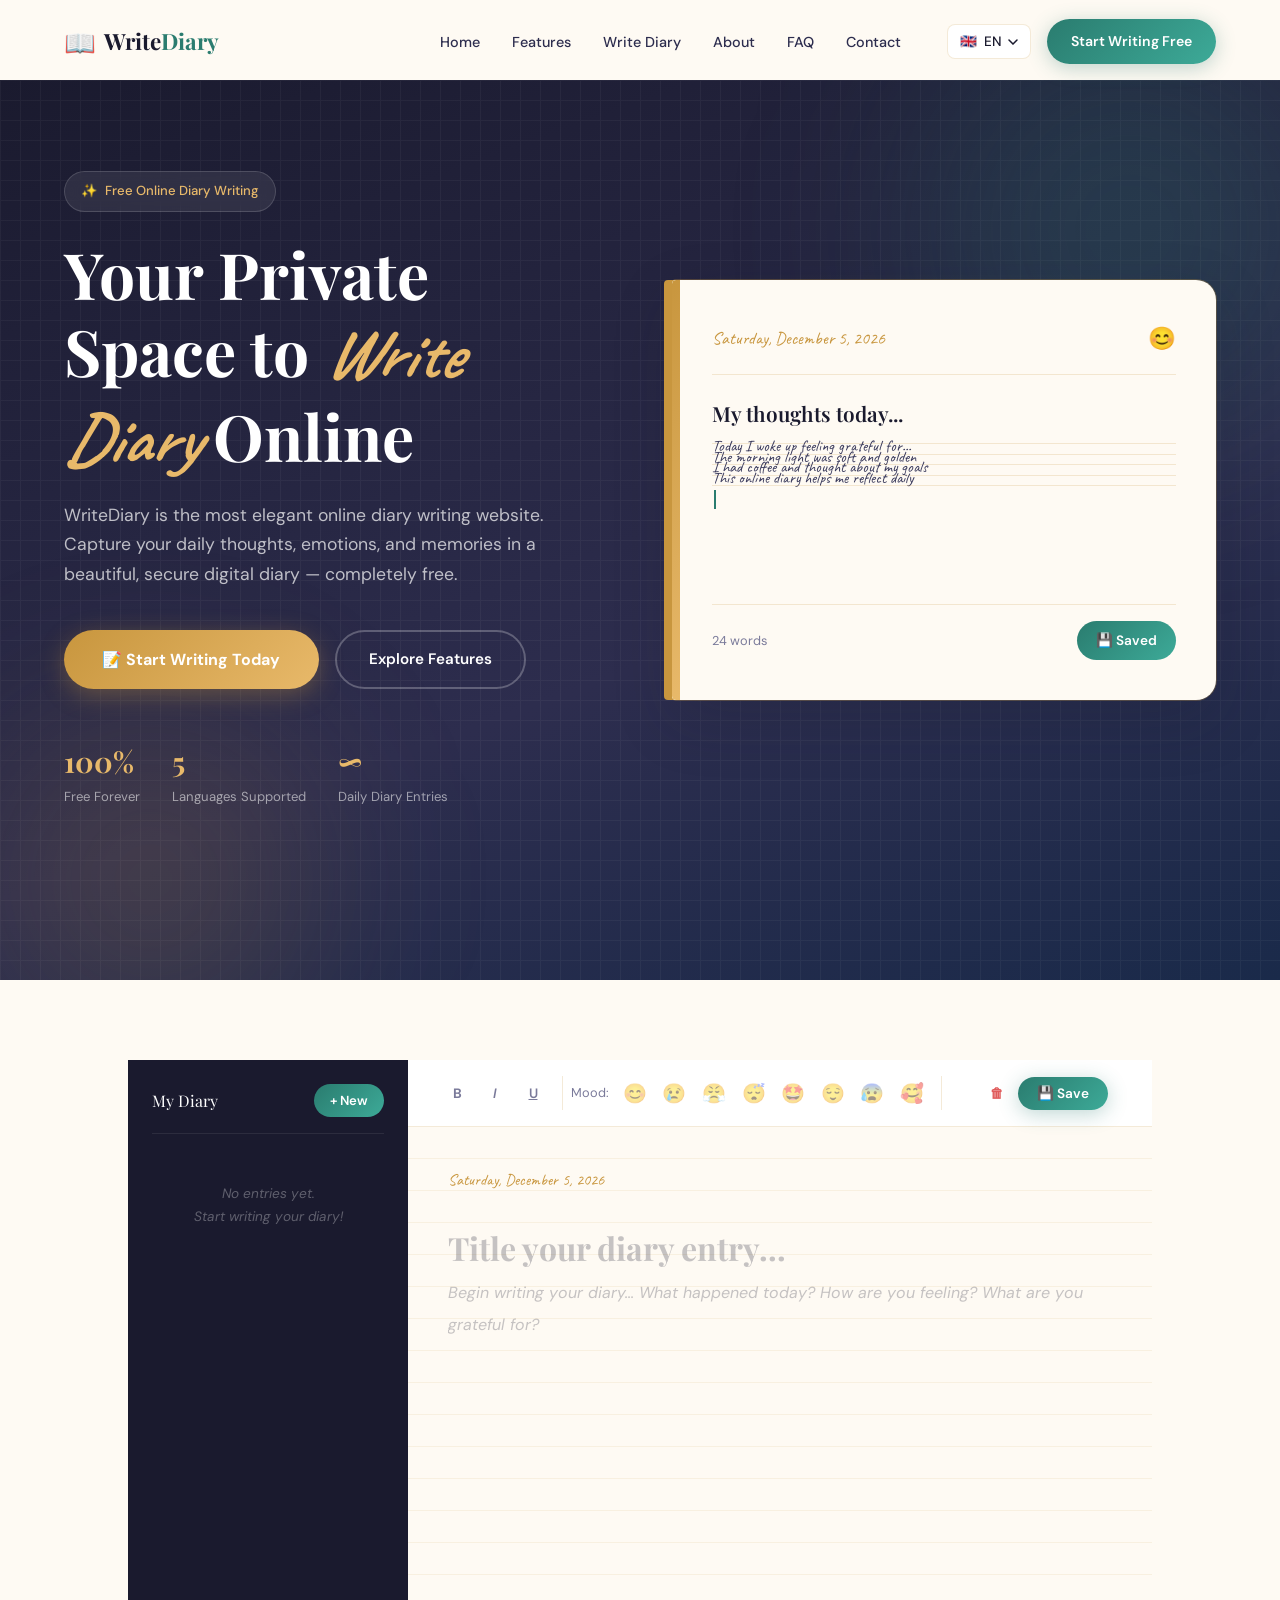
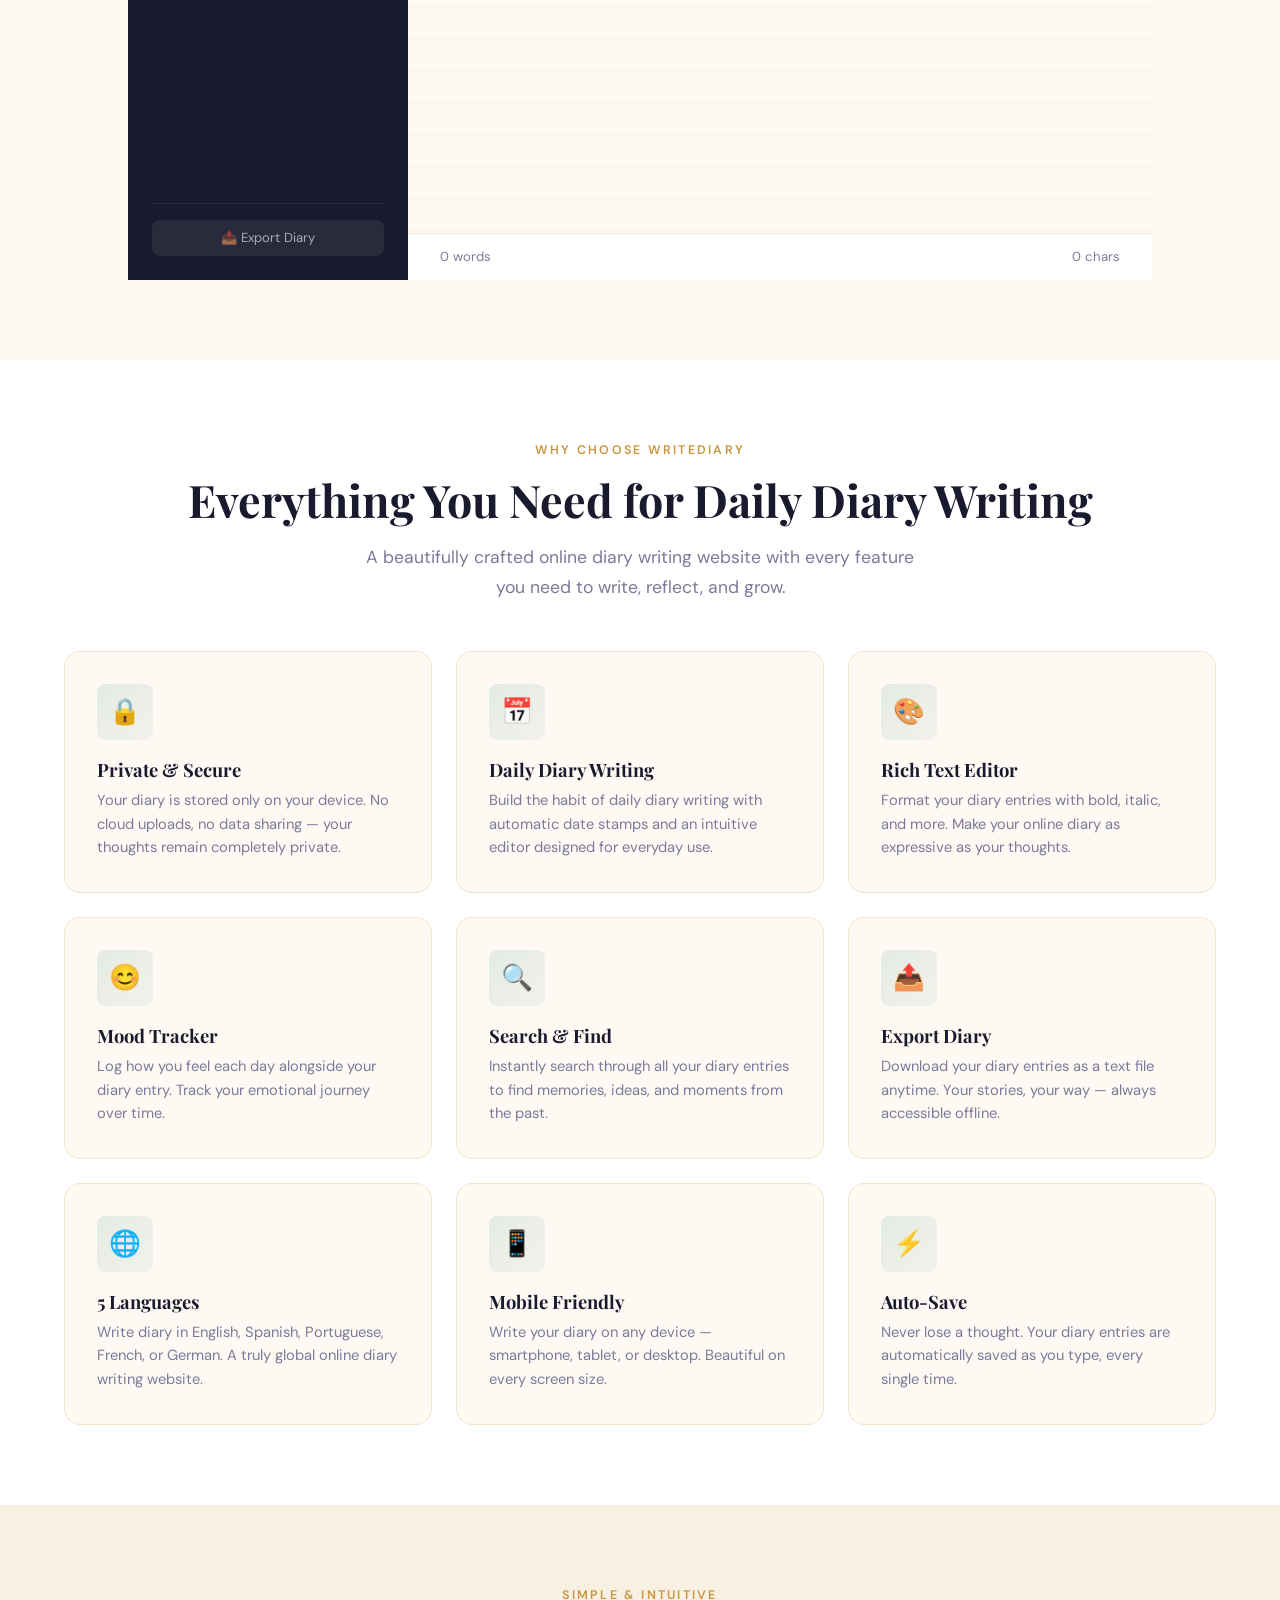
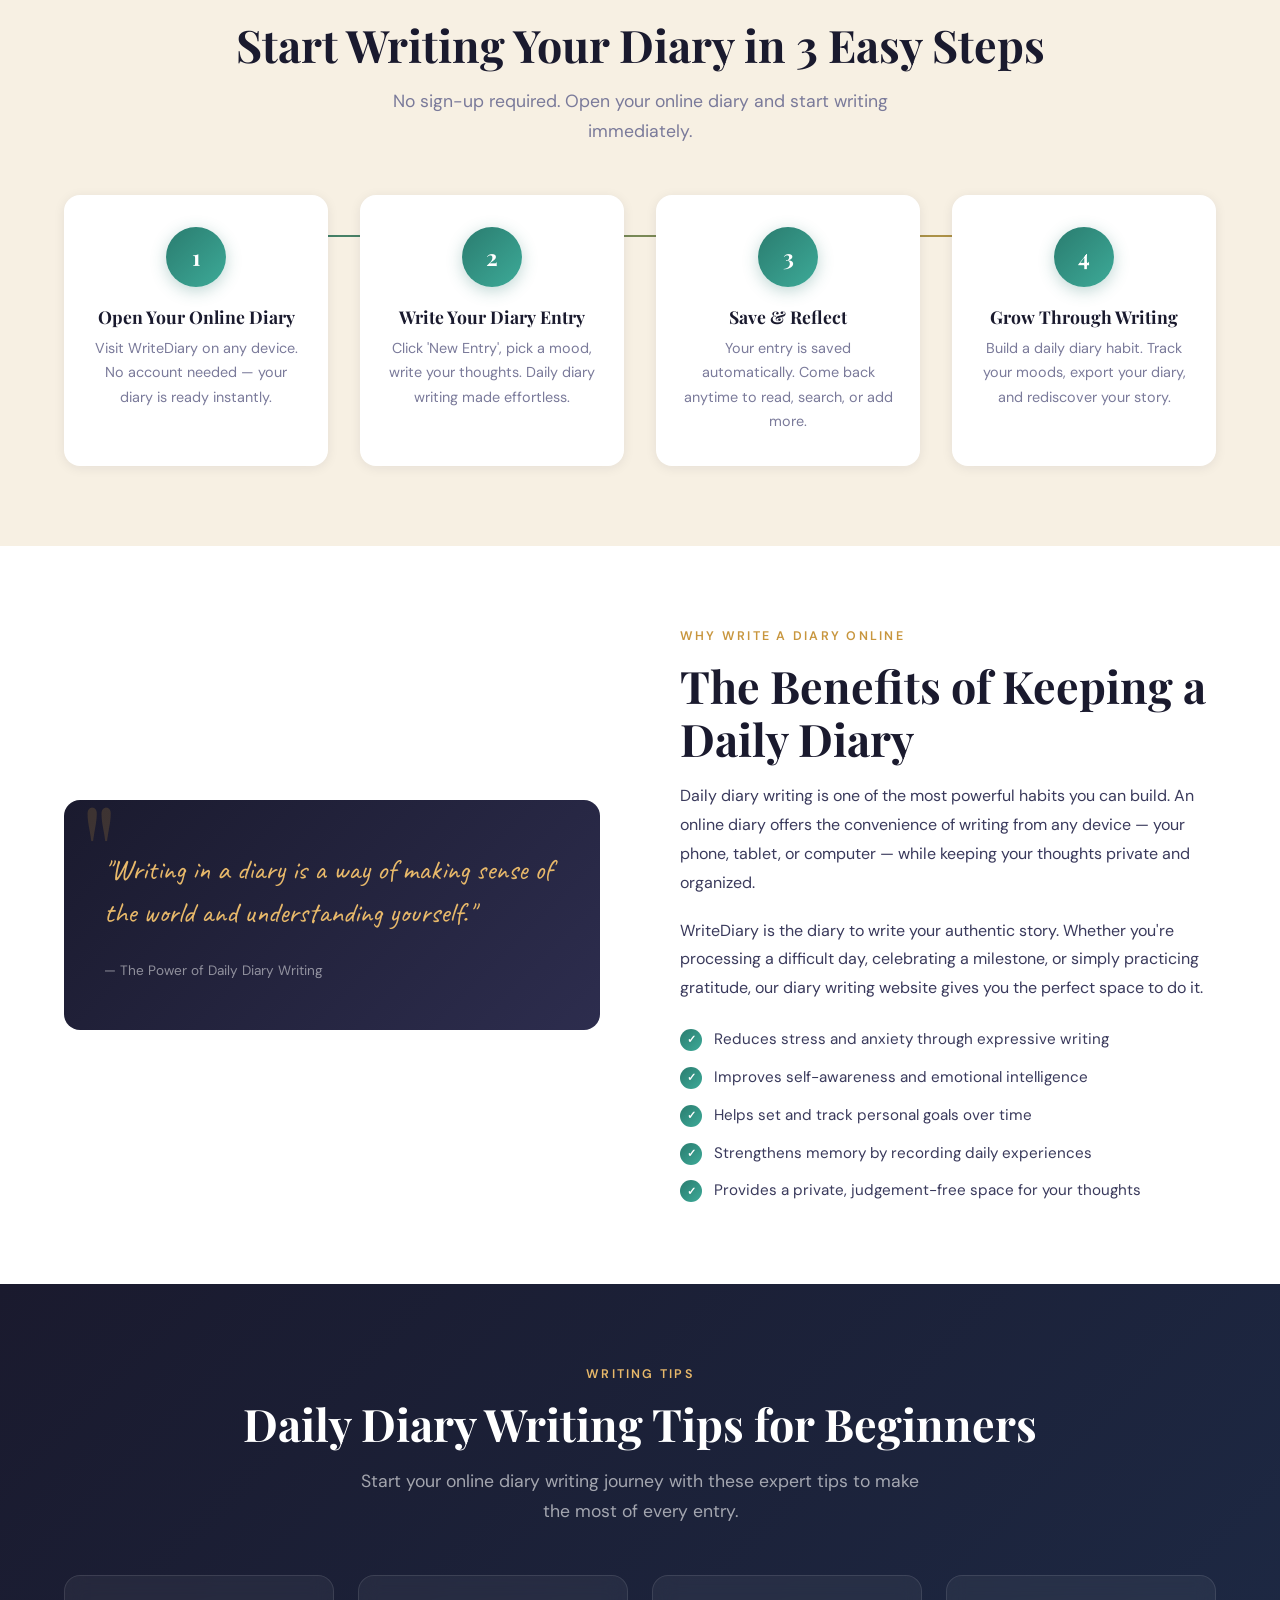
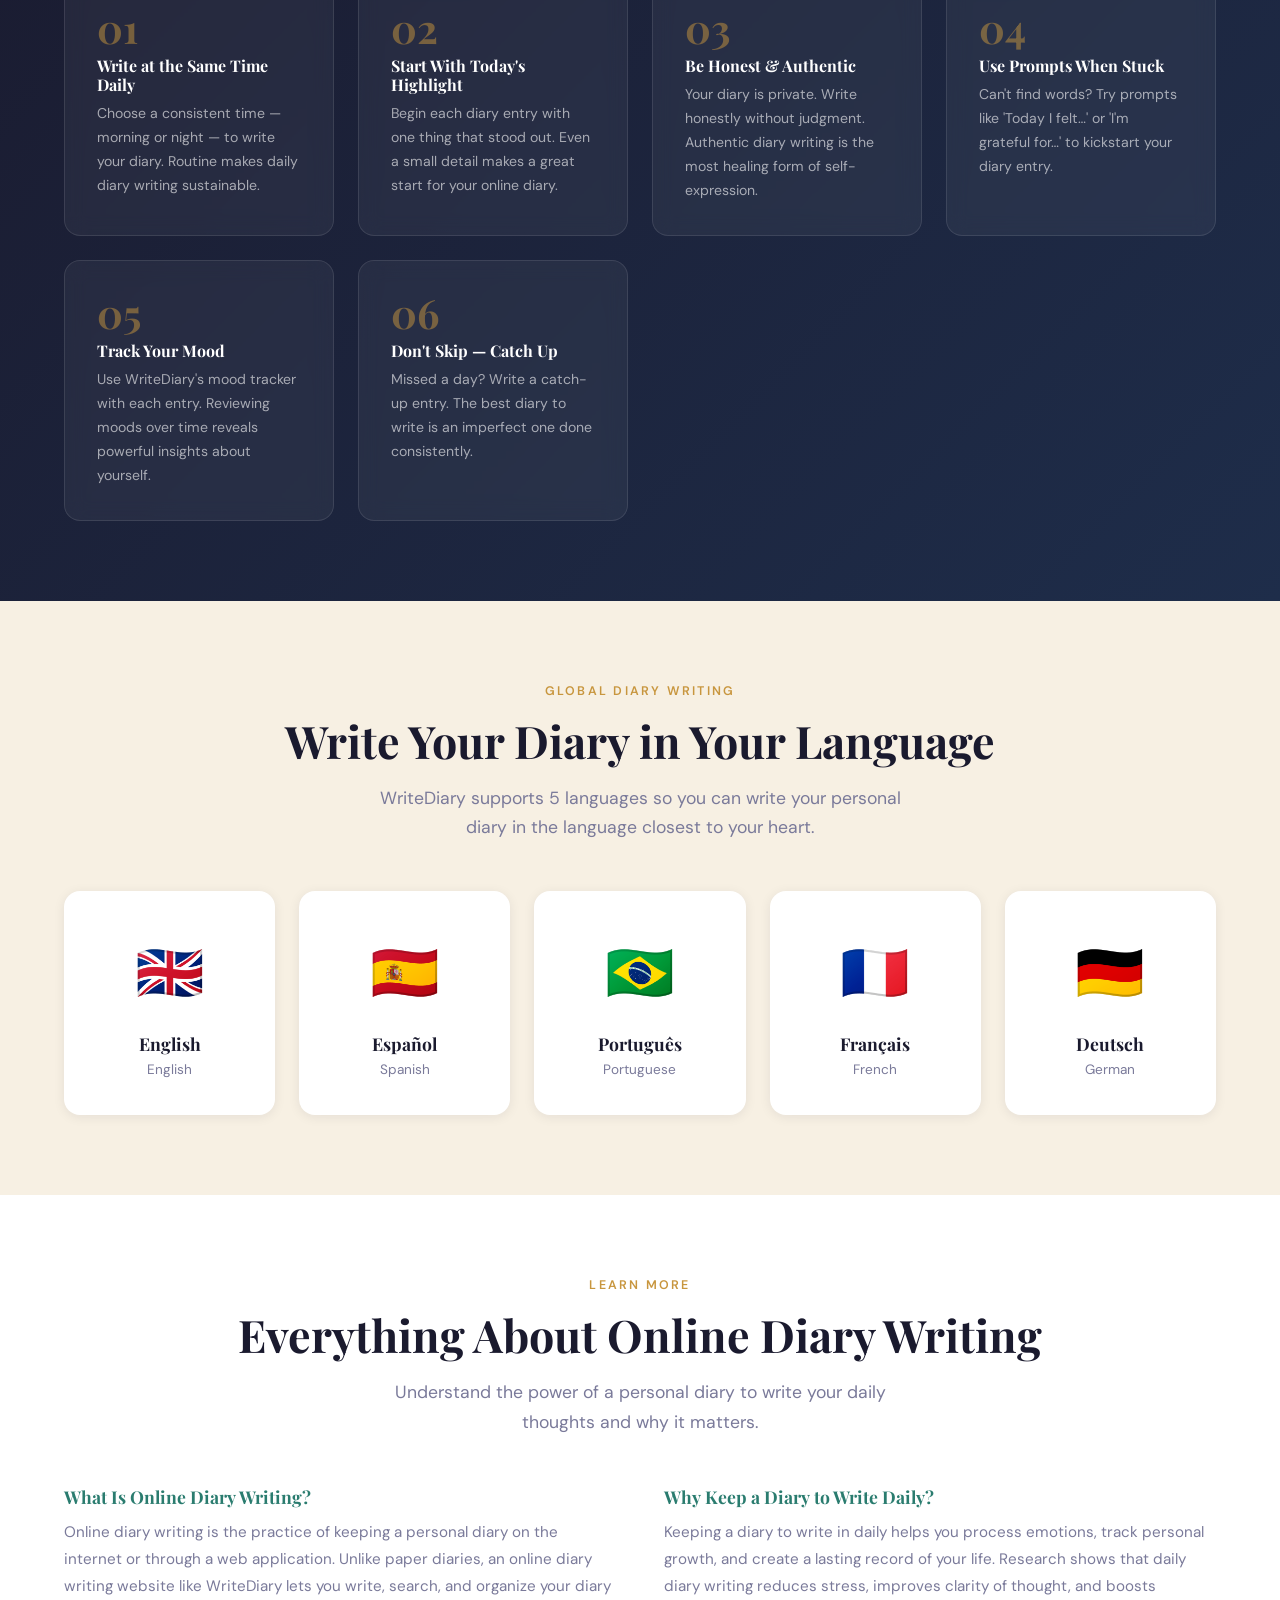
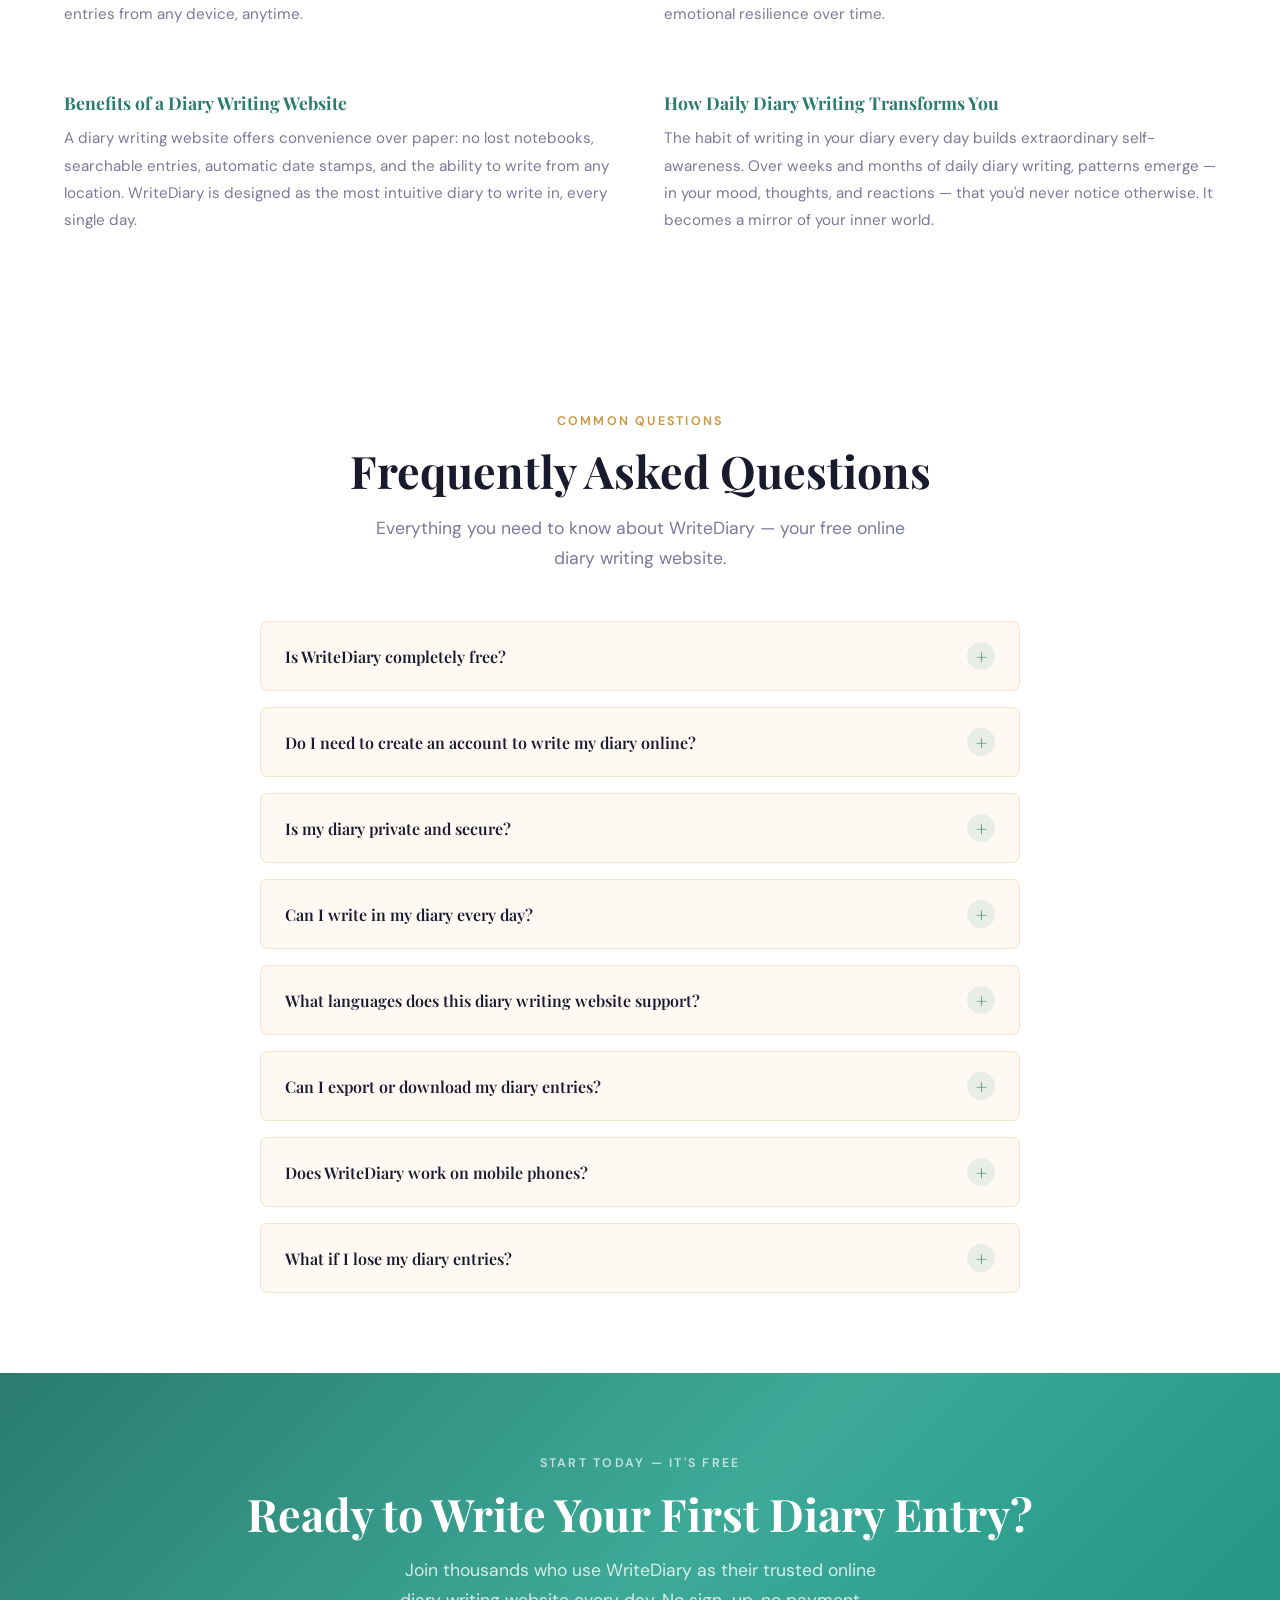
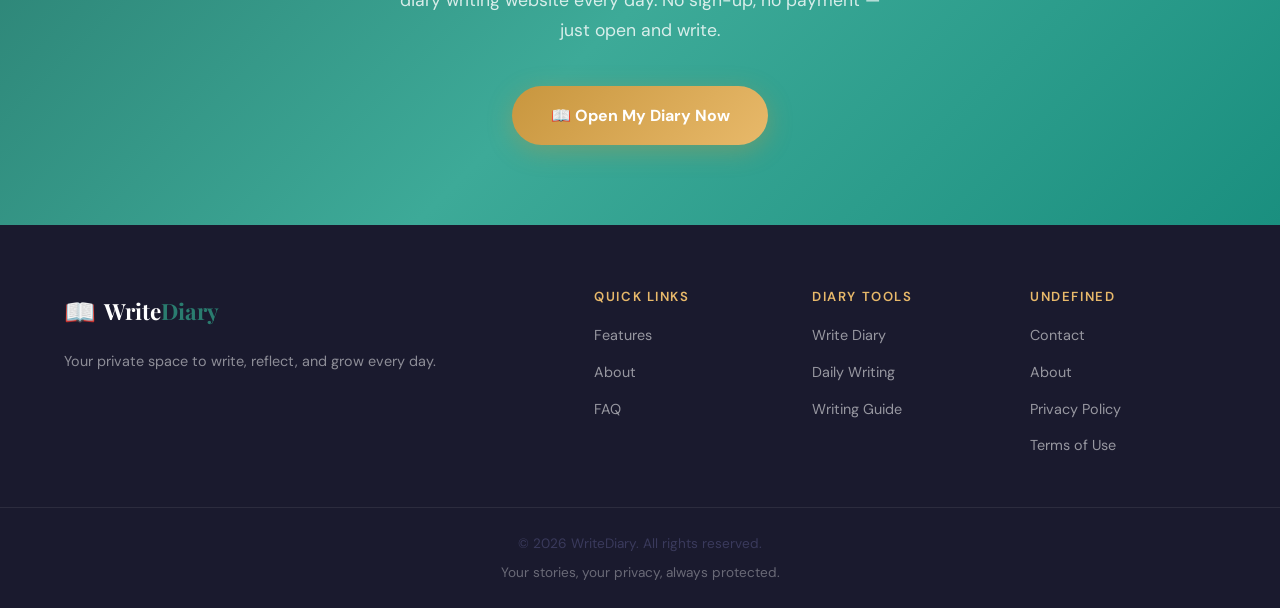
<file: index.html>
<!DOCTYPE html>
<html lang="en" prefix="og: https://ogp.me/ns#">
<head>
  <!-- Google tag (gtag.js) -->
<script async src="https://www.googletagmanager.com/gtag/js?id=G-SQGW268DJG"></script>
<script>
  window.dataLayer = window.dataLayer || [];
  function gtag(){dataLayer.push(arguments);}
  gtag('js', new Date());

  gtag('config', 'G-SQGW268DJG');
</script>
  <meta charset="UTF-8" />
  <meta name="viewport" content="width=device-width, initial-scale=1.0" />
  <meta http-equiv="X-UA-Compatible" content="IE=edge" />

  <!-- Primary SEO -->
  <title>WriteDiary – Free Online Diary Writing Website | Daily Diary Online</title>
  <meta name="description" content="WriteDiary is a free online diary writing website. Write diary entries, keep a daily diary, reflect on your thoughts, and store your personal diary securely online. Available in English, Spanish, French, German, and Portuguese." />
  <meta name="keywords" content="write diary, online diary, online diary writing, diary writing website, diary to write, daily diary writing, free diary, personal diary online" />
  <meta name="author" content="Waqas Bukhari" />
  <meta name="publisher" content="WriteDiary" />
  <meta name="robots" content="index, follow" />
  <link rel="canonical" href="https://writediary.github.io/" />
  <link rel="icon" type="image/png" sizes="32x32" href="/favicon.png">

  <!-- Open Graph -->
  <meta property="og:type" content="website" />
  <meta property="og:title" content="WriteDiary – Free Online Diary Writing Website" />
  <meta property="og:description" content="Write diary entries online, keep a daily diary, and reflect on your personal journey. Private, secure, and free." />
  <meta property="og:url" content="https://writediary.github.io/" />
  <meta property="og:site_name" content="WriteDiary" />
  <meta property="og:locale" content="en_US" />

  <!-- Twitter Card -->
  <meta name="twitter:card" content="summary_large_image" />
  <meta name="twitter:title" content="WriteDiary – Free Online Diary Writing Website" />
  <meta name="twitter:description" content="Write diary entries online, keep a daily diary, and reflect on your personal journey. Private, secure, and free." />

  <!-- Schema Markup -->
  <script type="application/ld+json">
  {
    "@context": "https://schema.org",
    "@graph": [
      {
        "@type": "WebSite",
        "@id": "https://writediary.github.io/#website",
        "url": "https://writediary.github.io/",
        "name": "WriteDiary",
        "description": "Free online diary writing website for personal journaling",
        "potentialAction": {
          "@type": "SearchAction",
          "target": "https://writediary.github.io/#diary?q={search_term_string}",
          "query-input": "required name=search_term_string"
        }
      },
      {
        "@type": "WebApplication",
        "@id": "https://writediary.github.io/#app",
        "name": "WriteDiary Online Diary",
        "url": "https://writediary.github.io/",
        "description": "A free, private, and secure online diary writing application. Write diary entries, keep a daily diary, and reflect on your personal journey.",
        "applicationCategory": "LifestyleApplication",
        "operatingSystem": "Any",
        "offers": {
          "@type": "Offer",
          "price": "0",
          "priceCurrency": "USD"
        },
        "inLanguage": ["en","es","pt","fr","de"]
      },      
      {
        "@type": "FAQPage",
        "mainEntity": [
          {
            "@type": "Question",
            "name": "Is WriteDiary free to use?",
            "acceptedAnswer": { "@type": "Answer", "text": "Yes, WriteDiary is completely free. You can write unlimited diary entries without any subscription." }
          },
          {
            "@type": "Question",
            "name": "Is my diary private and secure?",
            "acceptedAnswer": { "@type": "Answer", "text": "Your diary entries are stored locally on your device using browser storage, so only you can access them." }
          },
          {
            "@type": "Question",
            "name": "Can I write my diary online every day?",
            "acceptedAnswer": { "@type": "Answer", "text": "Absolutely! WriteDiary is designed for daily diary writing. Each entry is automatically dated and saved." }
          }
        ]
      }
    ]
  }
  </script>

  <link rel="stylesheet" href="css/style.css" />  
</head>
<body>

<!-- ══ HEADER (Component) ══ -->
<header id="site-header" role="banner"></header>

<div class="page-wrapper">

  <!-- ══ SECTION 1: HERO ══ -->
  <section id="home" aria-label="Hero">
    <div class="hero-bg-pattern" aria-hidden="true"></div>
    <div class="hero-glow hero-glow-1" aria-hidden="true"></div>
    <div class="hero-glow hero-glow-2" aria-hidden="true"></div>
    <div class="hero-content">
      <div class="hero-text">
        <div class="hero-badge">✨ <span id="hero-badge-text">Free Online Diary Writing</span></div>
        <h1 class="hero-title" id="hero-title">
          Your Private Space to <em>Write Diary</em> Online
        </h1>
        <p class="hero-subtitle" id="hero-subtitle">
          WriteDiary is the most elegant online diary writing website. Capture your daily thoughts, emotions, and memories in a beautiful, secure digital diary — completely free.
        </p>
        <div class="hero-cta">
          <a href="#diary" class="btn-gold" id="hero-cta-primary">📝 Start Writing Today</a>
          <a href="#features" class="btn-secondary" id="hero-cta-secondary" style="color:#fff;border-color:rgba(255,255,255,0.25);">Explore Features</a>
        </div>
        <div class="hero-stats">
          <div>
            <div class="hero-stat-num">100%</div>
            <div class="hero-stat-label" id="stat1-label">Free Forever</div>
          </div>
          <div>
            <div class="hero-stat-num">5</div>
            <div class="hero-stat-label" id="stat2-label">Languages Supported</div>
          </div>
          <div>
            <div class="hero-stat-num">∞</div>
            <div class="hero-stat-label" id="stat3-label">Daily Diary Entries</div>
          </div>
        </div>
      </div>
      <div class="hero-mockup">
        <div class="diary-book" role="img" aria-label="Diary writing interface preview">
          <div class="diary-header">
            <span class="diary-date" id="mockup-date"></span>
            <span class="diary-mood" aria-label="Mood">😊</span>
          </div>
          <div class="diary-body">
            <input class="diary-title-input" readonly value="My thoughts today..." aria-label="Diary entry title" />
            <div class="diary-lines" id="diary-lines-mockup"></div>
          </div>
          <div class="diary-footer">
            <span class="diary-wc" id="mockup-wc">24 words</span>
            <span class="diary-save">💾 Saved</span>
          </div>
        </div>
      </div>
    </div>
  </section>

  
  <section id="diary" aria-label="Diary">
  <div class="container" style="max-width: 80%; padding: 0;">
    <main id="app-main" class="app-layout">
      <!-- ── Sidebar ── -->
      <aside class="sidebar" role="complementary" aria-label="Diary entries list">
        <div class="sidebar-header">
          <span class="sidebar-title" id="sidebar-title">My Diary</span>
          <button class="btn-new-entry" id="btnNewEntry" aria-label="Create new diary entry">+ New</button>
        </div>
        <div class="entry-list" id="entryList" role="list" aria-label="Previous diary entries">
          <p class="no-entries" id="noEntries">No entries yet.<br/>Start writing your diary!</p>
        </div>
        <div style="padding-top:1rem;border-top:1px solid rgba(255,255,255,0.08);">
          <button id="btnExport" style="width:100%;padding:0.6rem;background:rgba(255,255,255,0.07);color:rgba(255,255,255,0.6);border-radius:8px;font-size:0.82rem;transition:0.3s;" aria-label="Export diary entries">📤 Export Diary</button>
        </div>
      </aside>

      <!-- ── Editor ── -->
      <div class="editor-area">
        <!-- Toolbar -->
        <div class="editor-toolbar" role="toolbar" aria-label="Text formatting toolbar">
          <div class="toolbar-group">
            <button class="toolbar-btn" id="tbBold" title="Bold" aria-label="Bold"><b>B</b></button>
            <button class="toolbar-btn" id="tbItalic" title="Italic" aria-label="Italic"><i>I</i></button>
            <button class="toolbar-btn" id="tbUnderline" title="Underline" aria-label="Underline"><u>U</u></button>
          </div>
          <div class="toolbar-group" aria-label="Mood selector">
            <span style="font-size:0.8rem;color:var(--text-muted);margin-right:0.3rem;">Mood:</span>
            <div class="mood-selector" role="radiogroup" aria-label="Select your mood">
              <button class="mood-btn" data-mood="😊" aria-label="Happy">😊</button>
              <button class="mood-btn" data-mood="😢" aria-label="Sad">😢</button>
              <button class="mood-btn" data-mood="😤" aria-label="Angry">😤</button>
              <button class="mood-btn" data-mood="😴" aria-label="Tired">😴</button>
              <button class="mood-btn" data-mood="🤩" aria-label="Excited">🤩</button>
              <button class="mood-btn" data-mood="😌" aria-label="Calm">😌</button>
              <button class="mood-btn" data-mood="😰" aria-label="Anxious">😰</button>
              <button class="mood-btn" data-mood="🥰" aria-label="Grateful">🥰</button>
            </div>
          </div>
          <div class="toolbar-group">
            <button class="toolbar-btn" id="btnDelete" title="Delete entry" aria-label="Delete current entry" style="color:var(--coral)">🗑</button>
            <button class="btn-primary" id="btnSave" style="padding:0.5rem 1.2rem;font-size:0.85rem;" aria-label="Save diary entry">💾 Save</button>
          </div>
        </div>

        <!-- Editor Main -->
        <div class="editor-main" id="editorMain">
          <div class="entry-meta">
            <span class="entry-meta-date" id="entryDate"></span>
            <span id="entryMoodDisplay" style="font-size:1.2rem;"></span>
          </div>
          <input type="text" id="entryTitle" placeholder="Title your diary entry..." aria-label="Diary entry title" autocomplete="off" />
          <textarea id="entryContent" placeholder="Begin writing your diary... What happened today? How are you feeling? What are you grateful for?" aria-label="Diary entry content"></textarea>
        </div>

        <!-- Status bar -->
        <div class="editor-statusbar">
          <span id="wordCount">0 words</span>
          <span class="save-status" id="saveStatus" aria-live="polite"></span>
          <span id="charCount">0 characters</span>
        </div>
      </div>
    </main>
  </div>
</section> 

  <!-- ══ SECTION 2: FEATURES ══ -->
  <section id="features" aria-labelledby="features-heading">
    <div class="container">
      <div class="text-center">
        <span class="section-label" id="feat-label">Why Choose WriteDiary</span>
        <h2 class="section-title" id="features-heading">Everything You Need for Daily Diary Writing</h2>
        <p class="section-subtitle" id="feat-subtitle">A beautifully crafted online diary writing website with every feature you need to write, reflect, and grow.</p>
      </div>
      <div class="features-grid" id="features-grid">
        <!-- Populated by JS -->
      </div>
    </div>
    <script>
      /* WriteDiary – app.js */
(function() {
  'use strict';

  const lang = localStorage.getItem('wd_lang') || 'en';
  const STORAGE_KEY = 'writediary_entries';

  // i18n
  const APP_I18N = {
    en: {
      sidebar_title: "My Diary",
      btn_new: "+ New",
      btn_export: "📤 Export Diary",
      no_entries: "No entries yet.\nStart writing your diary!",
      word_count: (n) => `${n} word${n !== 1 ? 's' : ''}`,
      char_count: (n) => `${n} char${n !== 1 ? 's' : ''}`,
      saved: "✓ Saved",
      saving: "Saving...",
      untitled: "Untitled Entry",
      placeholder_title: "Title your diary entry...",
      placeholder_content: "Begin writing your diary... What happened today? How are you feeling? What are you grateful for?",
      delete_confirm: "Delete this diary entry? This cannot be undone.",
      export_filename: "my-diary.txt",
      entry_label: (date) => date,
    },
    es: {
      sidebar_title: "Mi Diario",
      btn_new: "+ Nuevo",
      btn_export: "📤 Exportar Diario",
      no_entries: "Sin entradas aún.\n¡Empieza a escribir tu diario!",
      word_count: (n) => `${n} palabra${n !== 1 ? 's' : ''}`,
      char_count: (n) => `${n} carácte${n !== 1 ? 'res' : 'r'}`,
      saved: "✓ Guardado",
      saving: "Guardando...",
      untitled: "Entrada Sin Título",
      placeholder_title: "Titula tu entrada de diario...",
      placeholder_content: "Empieza a escribir tu diario... ¿Qué pasó hoy? ¿Cómo te sientes? ¿Por qué estás agradecido/a?",
      delete_confirm: "¿Eliminar esta entrada de diario? Esto no se puede deshacer.",
      export_filename: "mi-diario.txt",
      entry_label: (date) => date,
    },
    pt: {
      sidebar_title: "Meu Diário",
      btn_new: "+ Novo",
      btn_export: "📤 Exportar Diário",
      no_entries: "Sem entradas ainda.\nComece a escrever seu diário!",
      word_count: (n) => `${n} palavra${n !== 1 ? 's' : ''}`,
      char_count: (n) => `${n} carácte${n !== 1 ? 'res' : 'r'}`,
      saved: "✓ Salvo",
      saving: "Salvando...",
      untitled: "Entrada Sem Título",
      placeholder_title: "Titulo sua entrada de diário...",
      placeholder_content: "Comece a escrever seu diário... O que aconteceu hoje? Como você está se sentindo? Pelo que você é grato(a)?",
      delete_confirm: "Excluir esta entrada do diário? Isso não pode ser desfeito.",
      export_filename: "meu-diario.txt",
      entry_label: (date) => date,
    },
    fr: {
      sidebar_title: "Mon Journal",
      btn_new: "+ Nouveau",
      btn_export: "📤 Exporter le Journal",
      no_entries: "Aucune entrée encore.\nCommencez à écrire votre journal!",
      word_count: (n) => `${n} mot${n !== 1 ? 's' : ''}`,
      char_count: (n) => `${n} caractère${n !== 1 ? 's' : ''}`,
      saved: "✓ Enregistré",
      saving: "Enregistrement...",
      untitled: "Entrée Sans Titre",
      placeholder_title: "Titrez votre entrée de journal...",
      placeholder_content: "Commencez à écrire votre journal... Que s'est-il passé aujourd'hui? Comment vous sentez-vous? De quoi êtes-vous reconnaissant(e)?",
      delete_confirm: "Supprimer cette entrée de journal? Cela ne peut pas être annulé.",
      export_filename: "mon-journal.txt",
      entry_label: (date) => date,
    },
    de: {
      sidebar_title: "Mein Tagebuch",
      btn_new: "+ Neu",
      btn_export: "📤 Tagebuch Exportieren",
      no_entries: "Noch keine Einträge.\nFangen Sie an, Ihr Tagebuch zu schreiben!",
      word_count: (n) => `${n} Wort${n !== 1 ? 'e' : ''}`,
      char_count: (n) => `${n} Zeiche${n !== 1 ? 'n' : 'n'}`,
      saved: "✓ Gespeichert",
      saving: "Speichert...",
      untitled: "Unbenannter Eintrag",
      placeholder_title: "Betiteln Sie Ihren Tagebucheintrag...",
      placeholder_content: "Beginnen Sie mit dem Schreiben Ihres Tagebuchs... Was ist heute passiert? Wie fühlen Sie sich? Wofür sind Sie dankbar?",
      delete_confirm: "Diesen Tagebucheintrag löschen? Dies kann nicht rückgängig gemacht werden.",
      export_filename: "mein-tagebuch.txt",
      entry_label: (date) => date,
    }
  };

  const t = APP_I18N[lang] || APP_I18N.en;

  // State
  let entries = [];
  let currentId = null;
  let selectedMood = '';
  let saveTimer = null;

  // DOM refs
  const entryList = document.getElementById('entryList');
  const noEntries = document.getElementById('noEntries');
  const entryTitle = document.getElementById('entryTitle');
  const entryContent = document.getElementById('entryContent');
  const entryDate = document.getElementById('entryDate');
  const entryMoodDisplay = document.getElementById('entryMoodDisplay');
  const wordCount = document.getElementById('wordCount');
  const charCount = document.getElementById('charCount');
  const saveStatus = document.getElementById('saveStatus');
  const sidebarTitle = document.getElementById('sidebar-title');
  const btnNew = document.getElementById('btnNewEntry');
  const btnSave = document.getElementById('btnSave');
  const btnDelete = document.getElementById('btnDelete');
  const btnExport = document.getElementById('btnExport');

  // ── Apply i18n ──
  function applyI18n() {
    if (sidebarTitle) sidebarTitle.textContent = t.sidebar_title;
    if (btnNew) btnNew.textContent = t.btn_new;
    if (btnExport) btnExport.textContent = t.btn_export;
    if (noEntries) noEntries.innerHTML = t.no_entries.replace('\n', '<br/>');
    if (entryTitle) entryTitle.placeholder = t.placeholder_title;
    if (entryContent) entryContent.placeholder = t.placeholder_content;
  }

  // ── Storage ──
  function loadEntries() {
    try {
      const raw = localStorage.getItem(STORAGE_KEY);
      entries = raw ? JSON.parse(raw) : [];
    } catch(e) { entries = []; }
  }

  function saveEntries() {
    try { localStorage.setItem(STORAGE_KEY, JSON.stringify(entries)); } catch(e) {}
  }

  function genId() { return 'wd_' + Date.now() + '_' + Math.random().toString(36).substr(2, 6); }

  // ── Format date ──
  function formatDate(iso) {
    const d = new Date(iso);
    const locales = { en: 'en-US', es: 'es-ES', pt: 'pt-BR', fr: 'fr-FR', de: 'de-DE' };
    return d.toLocaleDateString(locales[lang] || 'en-US', { weekday: 'long', year: 'numeric', month: 'long', day: 'numeric' });
  }

  function formatShortDate(iso) {
    const d = new Date(iso);
    const locales = { en: 'en-US', es: 'es-ES', pt: 'pt-BR', fr: 'fr-FR', de: 'de-DE' };
    return d.toLocaleDateString(locales[lang] || 'en-US', { month: 'short', day: 'numeric', year: 'numeric' });
  }

  // ── Render sidebar ──
  function renderList() {
    if (!entryList) return;
    const sorted = [...entries].sort((a, b) => new Date(b.date) - new Date(a.date));
    if (sorted.length === 0) {
      entryList.innerHTML = `<p class="no-entries">${t.no_entries.replace('\n', '<br/>')}</p>`;
      return;
    }
    entryList.innerHTML = sorted.map(e => `
      <div class="entry-item ${e.id === currentId ? 'active' : ''}" data-id="${e.id}" role="listitem" tabindex="0" aria-label="${e.title || t.untitled}, ${formatShortDate(e.date)}">
        <div class="entry-item-date">${formatShortDate(e.date)} ${e.mood || ''}</div>
        <div class="entry-item-title">${escHtml(e.title || t.untitled)}</div>
        <div class="entry-item-preview">${escHtml((e.content || '').substring(0, 60))}</div>
      </div>
    `).join('');
    entryList.querySelectorAll('.entry-item').forEach(item => {
      item.addEventListener('click', () => loadEntry(item.dataset.id));
      item.addEventListener('keydown', (e) => { if (e.key === 'Enter' || e.key === ' ') loadEntry(item.dataset.id); });
    });
  }

  function escHtml(s) {
    return String(s).replace(/&/g,'&amp;').replace(/</g,'&lt;').replace(/>/g,'&gt;').replace(/"/g,'&quot;');
  }

  // ── Load entry into editor ──
  function loadEntry(id) {
    const entry = entries.find(e => e.id === id);
    if (!entry) return;
    currentId = id;
    selectedMood = entry.mood || '';
    if (entryTitle) entryTitle.value = entry.title || '';
    if (entryContent) entryContent.value = entry.content || '';
    if (entryDate) entryDate.textContent = formatDate(entry.date);
    if (entryMoodDisplay) entryMoodDisplay.textContent = selectedMood;
    updateMoodButtons();
    updateCounts();
    renderList();
    if (window.innerWidth < 768) {
      document.querySelector('.editor-area').scrollIntoView({ behavior: 'smooth' });
    }
  }

  // ── New entry ──
  function newEntry() {
    const now = new Date().toISOString();
    const entry = { id: genId(), date: now, title: '', content: '', mood: '' };
    entries.unshift(entry);
    saveEntries();
    loadEntry(entry.id);
    renderList();
    if (entryTitle) { entryTitle.value = ''; entryTitle.focus(); }
    if (saveStatus) { saveStatus.textContent = ''; }
  }

  // ── Save current ──
  function saveCurrentEntry() {
    if (!currentId) return;
    const idx = entries.findIndex(e => e.id === currentId);
    if (idx === -1) return;
    entries[idx].title = entryTitle ? entryTitle.value : '';
    entries[idx].content = entryContent ? entryContent.value : '';
    entries[idx].mood = selectedMood;
    saveEntries();
    renderList();
    if (saveStatus) {
      saveStatus.textContent = t.saved;
      setTimeout(() => { if (saveStatus) saveStatus.textContent = ''; }, 3000);
    }
  }

  // ── Delete ──
  function deleteEntry() {
    if (!currentId) return;
    if (!confirm(t.delete_confirm)) return;
    entries = entries.filter(e => e.id !== currentId);
    saveEntries();
    currentId = null;
    selectedMood = '';
    if (entryTitle) entryTitle.value = '';
    if (entryContent) entryContent.value = '';
    if (entryDate) entryDate.textContent = '';
    if (entryMoodDisplay) entryMoodDisplay.textContent = '';
    if (saveStatus) saveStatus.textContent = '';
    updateCounts();
    renderList();
    if (entries.length > 0) loadEntry(entries[0].id);
  }

  // ── Export ──
  function exportDiary() {
    const sorted = [...entries].sort((a,b) => new Date(a.date) - new Date(b.date));
    if (sorted.length === 0) return;
    const text = sorted.map(e =>
      `═══════════════════════════\n${formatDate(e.date)}${e.mood ? ' ' + e.mood : ''}\n${'─'.repeat(27)}\n${e.title ? e.title + '\n' + '─'.repeat(27) + '\n' : ''}${e.content || ''}\n`
    ).join('\n');
    const header = `WriteDiary – My Online Diary\nExported: ${new Date().toLocaleDateString()}\n${'═'.repeat(30)}\n\n`;
    const blob = new Blob([header + text], { type: 'text/plain;charset=utf-8' });
    const a = document.createElement('a');
    a.href = URL.createObjectURL(blob);
    a.download = t.export_filename;
    document.body.appendChild(a);
    a.click();
    document.body.removeChild(a);
    URL.revokeObjectURL(a.href);
  }

  // ── Word/char count ──
  function updateCounts() {
    const text = entryContent ? entryContent.value : '';
    const words = text.trim() ? text.trim().split(/\s+/).length : 0;
    const chars = text.length;
    if (wordCount) wordCount.textContent = t.word_count(words);
    if (charCount) charCount.textContent = t.char_count(chars);
  }

  // ── Mood buttons ──
  function updateMoodButtons() {
    document.querySelectorAll('.mood-btn').forEach(btn => {
      btn.classList.toggle('active', btn.dataset.mood === selectedMood);
    });
  }

  // ── Auto-save on typing ──
  function scheduleAutoSave() {
    clearTimeout(saveTimer);
    if (saveStatus) saveStatus.textContent = t.saving;
    saveTimer = setTimeout(() => {
      saveCurrentEntry();
    }, 1500);
  }

  // ── Set today's date in editor header ──
  function setEditorDate() {
    if (!entryDate) return;
    const now = new Date().toISOString();
    entryDate.textContent = formatDate(now);
  }

  // ── Init ──
  document.addEventListener('DOMContentLoaded', function() {
    applyI18n();
    loadEntries();
    setEditorDate();

    // Load first entry or prep blank
    if (entries.length > 0) {
      const sorted = [...entries].sort((a,b) => new Date(b.date) - new Date(a.date));
      loadEntry(sorted[0].id);
    } else {
      renderList();
      updateCounts();
    }

    // New entry button
    if (btnNew) btnNew.addEventListener('click', newEntry);

    // Save button
    if (btnSave) btnSave.addEventListener('click', saveCurrentEntry);

    // Delete button
    if (btnDelete) btnDelete.addEventListener('click', deleteEntry);

    // Export button
    if (btnExport) btnExport.addEventListener('click', exportDiary);

    // Editor inputs
    if (entryTitle) entryTitle.addEventListener('input', scheduleAutoSave);
    if (entryContent) {
      entryContent.addEventListener('input', function() {
        updateCounts();
        scheduleAutoSave();
      });
    }

    // Mood buttons
    document.querySelectorAll('.mood-btn').forEach(btn => {
      btn.addEventListener('click', function() {
        if (selectedMood === this.dataset.mood) {
          selectedMood = '';
        } else {
          selectedMood = this.dataset.mood;
        }
        if (entryMoodDisplay) entryMoodDisplay.textContent = selectedMood;
        updateMoodButtons();
        scheduleAutoSave();
      });
    });

    // Toolbar formatting (works for textarea by wrapping selected text)
    function wrapSelection(before, after) {
      if (!entryContent) return;
      const start = entryContent.selectionStart;
      const end = entryContent.selectionEnd;
      const val = entryContent.value;
      const selected = val.slice(start, end);
      entryContent.value = val.slice(0, start) + before + selected + after + val.slice(end);
      entryContent.selectionStart = start + before.length;
      entryContent.selectionEnd = end + before.length;
      entryContent.focus();
      scheduleAutoSave();
    }
    const tbBold = document.getElementById('tbBold');
    const tbItalic = document.getElementById('tbItalic');
    const tbUnderline = document.getElementById('tbUnderline');
    if (tbBold) tbBold.addEventListener('click', () => wrapSelection('**', '**'));
    if (tbItalic) tbItalic.addEventListener('click', () => wrapSelection('_', '_'));
    if (tbUnderline) tbUnderline.addEventListener('click', () => wrapSelection('__', '__'));

    // Keyboard shortcut: Ctrl+S / Cmd+S
    document.addEventListener('keydown', function(e) {
      if ((e.ctrlKey || e.metaKey) && e.key === 's') {
        e.preventDefault();
        saveCurrentEntry();
      }
    });
  });

})();
    </script>
  </section>

  <!-- ══ SECTION 3: HOW IT WORKS ══ -->
  <section id="how-it-works" aria-labelledby="hiw-heading">
    <div class="container">
      <div class="text-center">
        <span class="section-label" id="hiw-label">Simple & Intuitive</span>
        <h2 class="section-title" id="hiw-heading">Start Writing Your Diary in 3 Easy Steps</h2>
        <p class="section-subtitle" id="hiw-subtitle">No sign-up required. Open your online diary and start writing immediately.</p>
      </div>
      <div class="steps-grid" id="steps-grid"></div>
    </div>
  </section>

  <!-- ══ SECTION 4: ABOUT / WHY DIARY ══ -->
  <section id="about" aria-labelledby="about-heading">
    <div class="container">
      <div class="about-grid">
        <div class="about-visual reveal">
          <span class="about-quote-mark" aria-hidden="true">"</span>
          <p class="about-quote" id="about-quote">"Writing in a diary is a way of making sense of the world and understanding yourself."</p>
          <p class="about-author" id="about-author">— The Power of Daily Diary Writing</p>
        </div>
        <div class="about-text reveal reveal-delay-1">
          <span class="section-label" id="about-label">Why Write a Diary Online</span>
          <h2 class="section-title" id="about-heading">The Benefits of Keeping a Daily Diary</h2>
          <p id="about-p1">Daily diary writing is one of the most powerful habits you can build. An online diary offers the convenience of writing from any device — your phone, tablet, or computer — while keeping your thoughts private and organized.</p>
          <p id="about-p2">WriteDiary is the diary to write your authentic story. Whether you're processing a difficult day, celebrating a milestone, or simply practicing gratitude, our diary writing website gives you the perfect space to do it.</p>
          <div class="about-benefits" id="about-benefits"></div>
        </div>
      </div>
    </div>
  </section>

  <!-- ══ SECTION 5: DAILY DIARY GUIDE ══ -->
  <section id="guide" aria-labelledby="guide-heading">
    <div class="container">
      <div class="text-center">
        <span class="section-label" id="guide-label">Writing Tips</span>
        <h2 class="section-title" id="guide-heading">Daily Diary Writing Tips for Beginners</h2>
        <p class="section-subtitle" id="guide-subtitle">Start your online diary writing journey with these expert tips to make the most of every entry.</p>
      </div>
      <div class="tips-grid" id="tips-grid"></div>
    </div>
  </section>

  <!-- ══ SECTION 6: LANGUAGES ══ -->
  <section id="languages" aria-labelledby="lang-heading">
    <div class="container">
      <div class="text-center">
        <span class="section-label" id="lang-label">Global Diary Writing</span>
        <h2 class="section-title" id="lang-heading">Write Your Diary in Your Language</h2>
        <p class="section-subtitle" id="lang-subtitle">WriteDiary supports 5 languages so you can write your personal diary in the language closest to your heart.</p>
      </div>
      <div class="lang-grid" id="lang-grid"></div>
    </div>
  </section>

  <!-- ══ SECTION 7: SEO CONTENT ══ -->
  <section id="why-diary" aria-labelledby="whydiary-heading">
    <div class="container">
      <div class="text-center">
        <span class="section-label" id="whydiary-label">Learn More</span>
        <h2 class="section-title" id="whydiary-heading">Everything About Online Diary Writing</h2>
        <p class="section-subtitle" id="whydiary-subtitle">Understand the power of a personal diary to write your daily thoughts and why it matters.</p>
      </div>
      <div class="content-cols" id="content-cols"></div>
    </div>
  </section>

  <!-- ══ SECTION 8: FAQ ══ -->
  <section id="faq" aria-labelledby="faq-heading">
    <div class="container">
      <div class="text-center">
        <span class="section-label" id="faq-label">Common Questions</span>
        <h2 class="section-title" id="faq-heading">Frequently Asked Questions</h2>
        <p class="section-subtitle" id="faq-subtitle">Everything you need to know about WriteDiary — your free online diary writing website.</p>
      </div>
      <div class="faq-grid" id="faq-grid"></div>
    </div>
  </section>

  <!-- ══ CTA BANNER ══ -->
  <section id="cta-banner" aria-label="Call to action">
    <div class="container">
      <span class="section-label" id="cta-label" style="color:rgba(255,255,255,0.7)">Start Today — It's Free</span>
      <h2 id="cta-title">Ready to Write Your First Diary Entry?</h2>
      <p id="cta-desc">Join thousands who use WriteDiary as their trusted online diary writing website every day. No sign-up, no payment — just open and write.</p>
      <a href="/#diary" class="btn-gold" id="cta-btn">📖 Open My Diary Now</a>
    </div>
  </section>  

</div><!-- end page-wrapper -->

<!-- ══ FOOTER (Component) ══ -->
<footer id="site-footer" role="contentinfo"></footer>

<!-- Scripts -->
<script src="js/header.js"></script>
<script src="js/footer.js"></script>
<script src="js/main.js"></script>

</body>
</html>
</file>
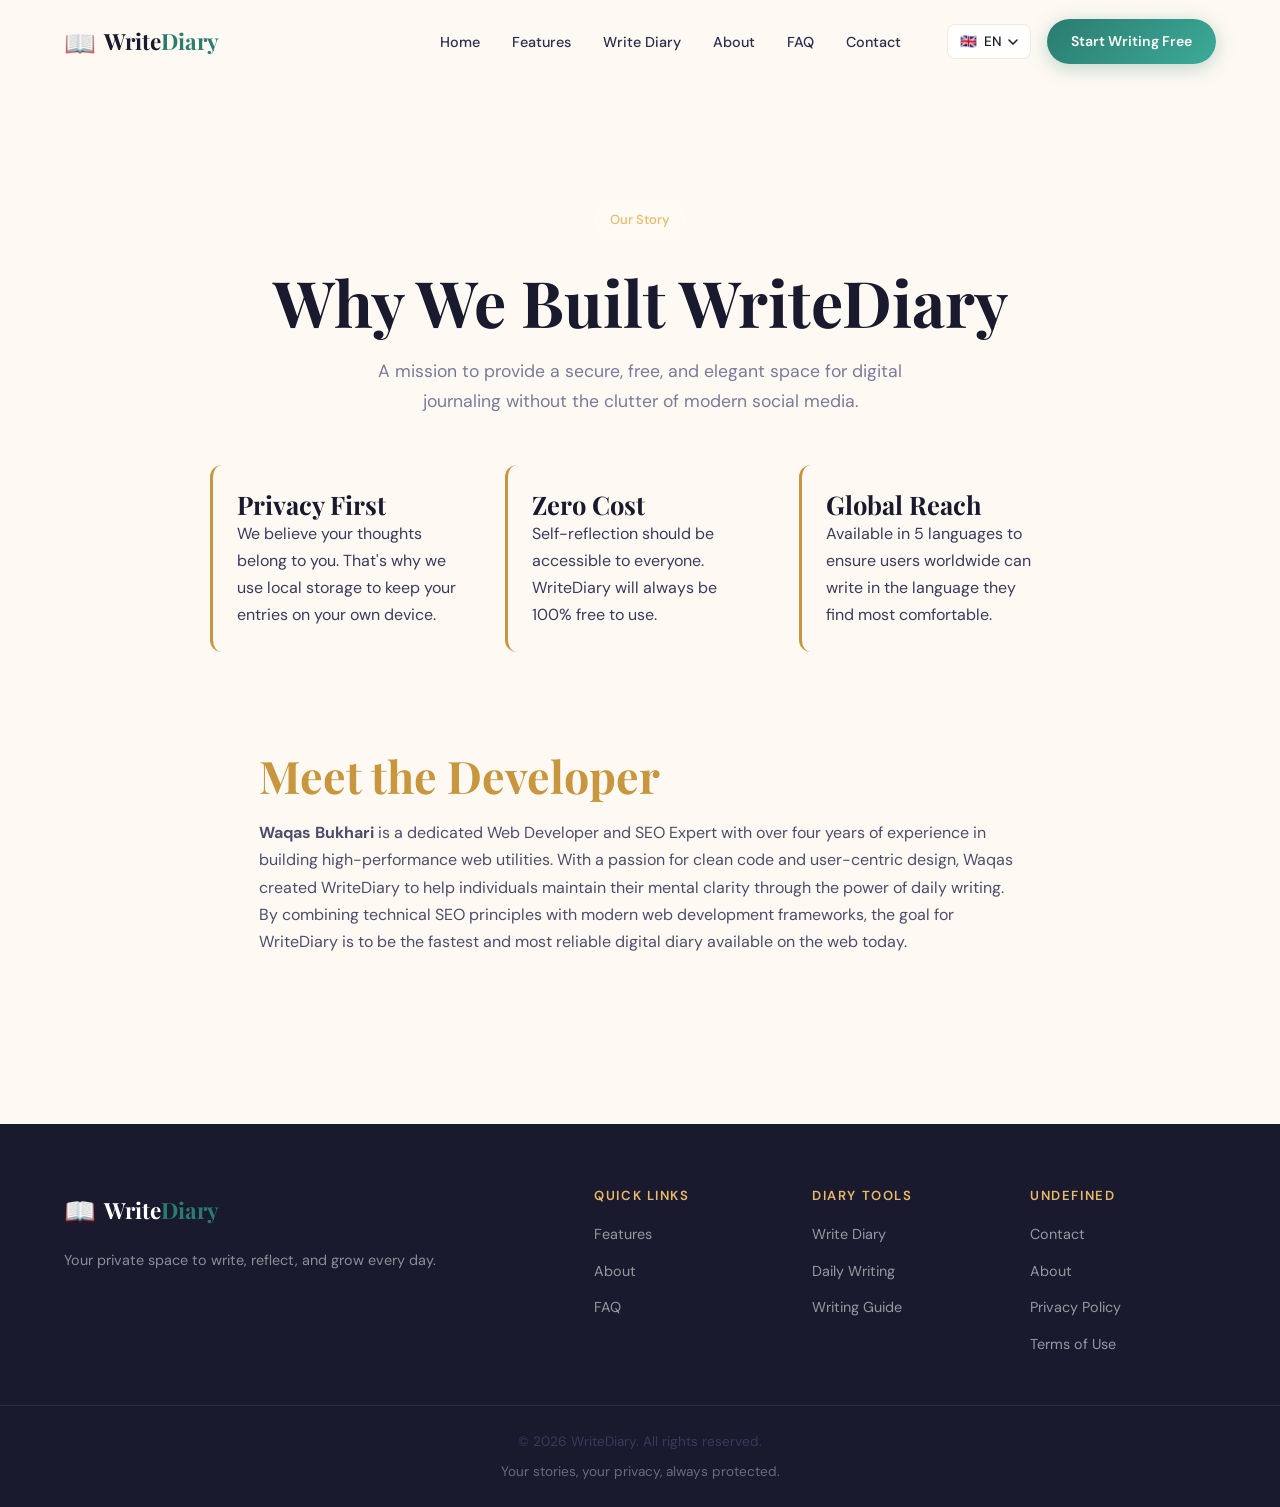
<file: about.html>
<!DOCTYPE html>
<html lang="en">
<head>
  <meta charset="UTF-8" />
  <meta name="viewport" content="width=device-width, initial-scale=1.0" />
  <title>About Us – WriteDiary</title>
  <meta name="description" content="Learn about the mission behind WriteDiary and the developer behind the platform." />
  <link rel="stylesheet" href="css/style.css" />
  <link rel="icon" type="image/png" sizes="32x32" href="/favicon.png">
  <style>
    .about-page-content { max-width: 900px; margin: 120px auto; padding: 0 20px; color: var(--text-color); }
    .profile-card { 
      background: rgba(255,255,255,0.03); 
      border: 1px solid rgba(255,255,255,0.1); 
      padding: 3rem; 
      border-radius: 24px; 
      display: flex; 
      gap: 2rem; 
      align-items: center;
      margin-top: 3rem;
    }
    .profile-text h2 { color: var(--gold); margin-bottom: 1rem; }
    .profile-text p { line-height: 1.7; opacity: 0.9; }
    .mission-grid { display: grid; grid-template-columns: repeat(auto-fit, minmax(250px, 1fr)); gap: 1.5rem; margin-top: 3rem; }
    .mission-item { background: rgba(255,255,255,0.02); padding: 1.5rem; border-radius: 12px; border-left: 3px solid var(--gold); }
    @media (max-width: 768px) { .profile-card { flex-direction: column; text-align: center; } }
  </style>
</head>
<body>

<header id="site-header"></header>

<div class="page-wrapper">
  <div class="about-page-content">
    <div class="text-center">
      <div class="hero-badge">Our Story</div>
      <h1 class="section-title">Why We Built WriteDiary</h1>
      <p class="section-subtitle">A mission to provide a secure, free, and elegant space for digital journaling without the clutter of modern social media.</p>
    </div>

    <div class="mission-grid">
      <div class="mission-item">
        <h3>Privacy First</h3>
        <p>We believe your thoughts belong to you. That's why we use local storage to keep your entries on your own device.</p>
      </div>
      <div class="mission-item">
        <h3>Zero Cost</h3>
        <p>Self-reflection should be accessible to everyone. WriteDiary will always be 100% free to use.</p>
      </div>
      <div class="mission-item">
        <h3>Global Reach</h3>
        <p>Available in 5 languages to ensure users worldwide can write in the language they find most comfortable.</p>
      </div>
    </div>

    <div class="profile-card">
      <div class="profile-text">
        <h2>Meet the Developer</h2>
        <p><strong>Waqas Bukhari</strong> is a dedicated Web Developer and SEO Expert with over four years of experience in building high-performance web utilities. With a passion for clean code and user-centric design, Waqas created WriteDiary to help individuals maintain their mental clarity through the power of daily writing.</p>
        <p>By combining technical SEO principles with modern web development frameworks, the goal for WriteDiary is to be the fastest and most reliable digital diary available on the web today.</p>
      </div>
    </div>
  </div>
</div>

<footer id="site-footer"></footer>

<script src="js/header.js"></script>
<script src="js/footer.js"></script>
</body>
</html>
</file>
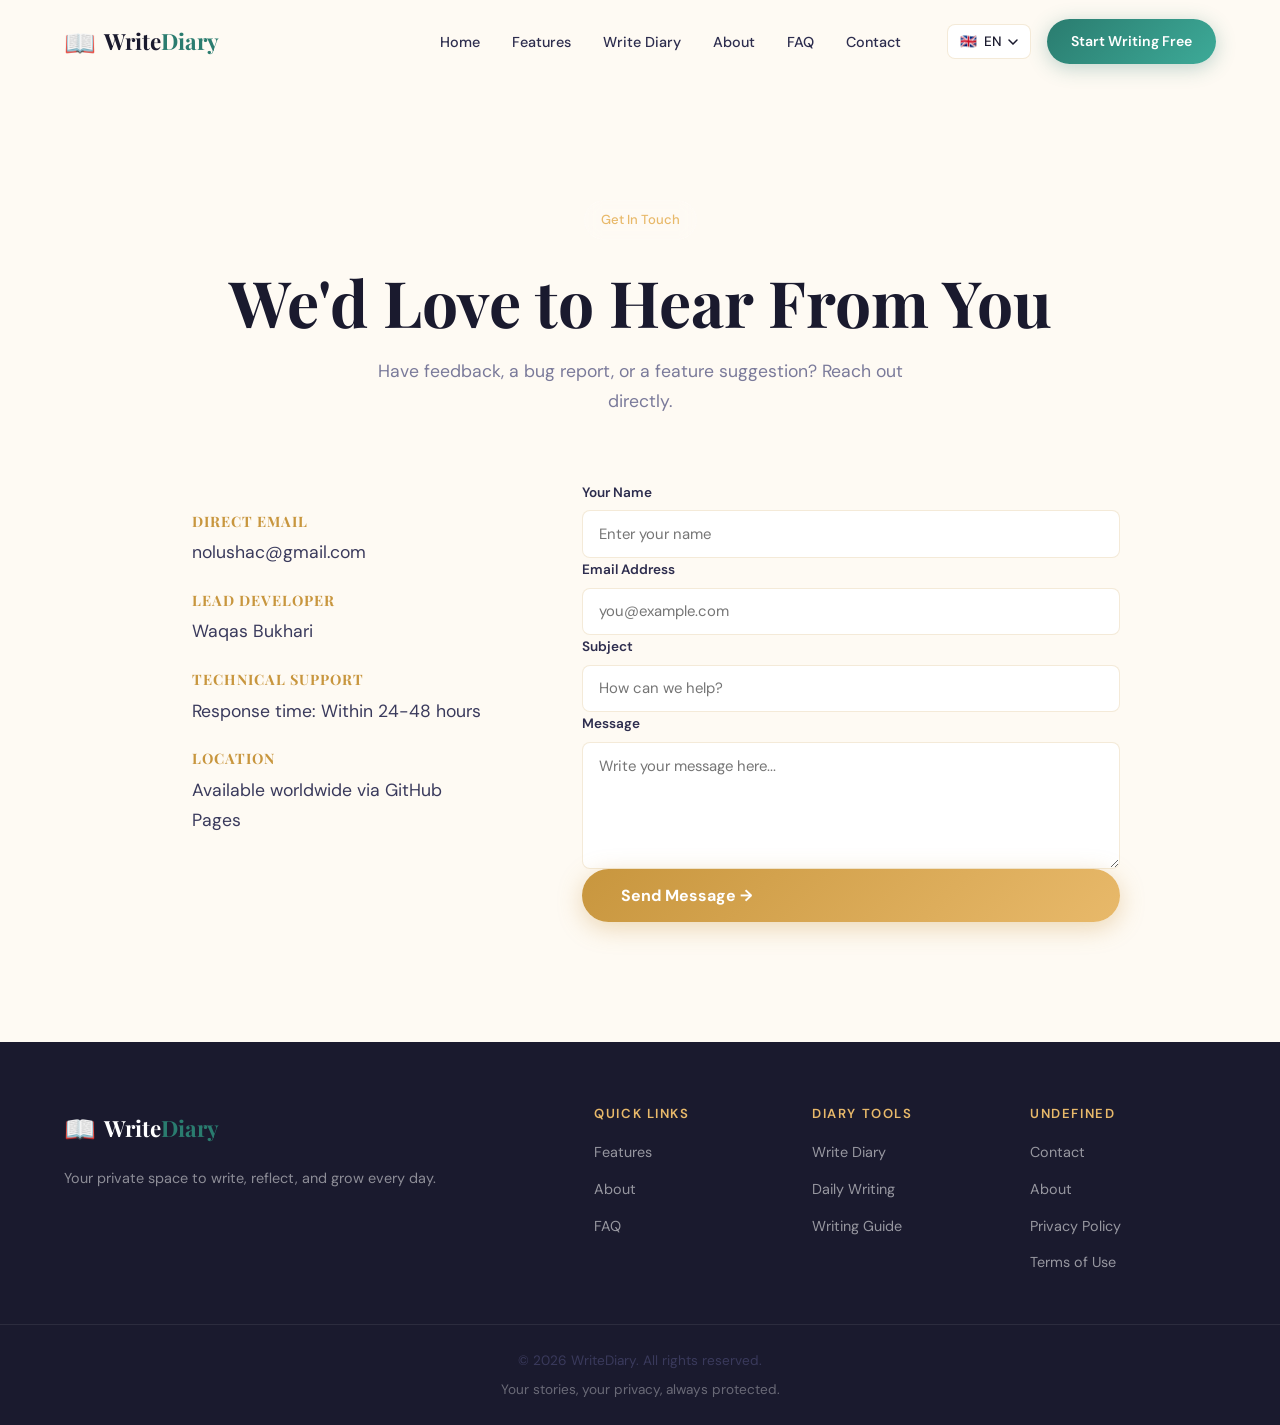
<file: contact.html>
<!DOCTYPE html>
<html lang="en">
<head>
  <meta charset="UTF-8" />
  <meta name="viewport" content="width=device-width, initial-scale=1.0" />
  <title>Contact Us – WriteDiary</title>
  <meta name="description" content="Get in touch with Waqas Bukhari for support or inquiries regarding WriteDiary." />
  <link rel="stylesheet" href="css/style.css" />
  <link rel="icon" type="image/png" sizes="32x32" href="/favicon.png">
  <style>
    .contact-page-container { max-width: 1000px; margin: 120px auto; padding: 0 20px; }
    .contact-header { text-align: center; margin-bottom: 4rem; }
    .contact-wrapper { display: grid; grid-template-columns: 1fr 1.5fr; gap: 4rem; }
    .info-box { background: rgba(255,255,255,0.03); padding: 2rem; border-radius: 16px; height: fit-content; }
    .info-item { margin-bottom: 1.5rem; }
    .info-item h4 { color: var(--gold); margin-bottom: 0.5rem; font-size: 0.9rem; text-transform: uppercase; letter-spacing: 1px; }
    .info-item p { font-size: 1.1rem; }
    @media (max-width: 850px) { .contact-wrapper { grid-template-columns: 1fr; } }
  </style>
</head>
<body>

<header id="site-header"></header>

<div class="page-wrapper">
  <div class="contact-page-container">
    <div class="contact-header">
      <div class="hero-badge">Get In Touch</div>
      <h1 class="section-title">We'd Love to Hear From You</h1>
      <p class="section-subtitle">Have feedback, a bug report, or a feature suggestion? Reach out directly.</p>
    </div>

    <div class="contact-wrapper">
      <div class="info-box">
        <div class="info-item">
          <h4>Direct Email</h4>
          <p>nolushac@gmail.com</p>
        </div>
        <div class="info-item">
          <h4>Lead Developer</h4>
          <p>Waqas Bukhari</p>
        </div>
        <div class="info-item">
          <h4>Technical Support</h4>
          <p>Response time: Within 24-48 hours</p>
        </div>
        <div class="info-item">
          <h4>Location</h4>
          <p>Available worldwide via GitHub Pages</p>
        </div>
      </div>

      <div class="form-container">
        <form class="contact-form" id="contactPageForm" style="display: block; opacity: 1; transform: none;">
          <div class="form-group">
            <label for="pName">Your Name</label>
            <input type="text" id="pName" placeholder="Enter your name" required />
          </div>
          <div class="form-group">
            <label for="pEmail">Email Address</label>
            <input type="email" id="pEmail" placeholder="you@example.com" required />
          </div>
          <div class="form-group">
            <label for="pSubject">Subject</label>
            <input type="text" id="pSubject" placeholder="How can we help?" />
          </div>
          <div class="form-group">
            <label for="pMessage">Message</label>
            <textarea id="pMessage" rows="5" placeholder="Write your message here..." required></textarea>
          </div>
          <button type="submit" class="btn-gold" style="width: 100%;">Send Message →</button>
        </form>
      </div>
    </div>
  </div>
</div>

<footer id="site-footer"></footer>

<script src="js/header.js"></script>
<script src="js/footer.js"></script>
</body>
</html>
</file>
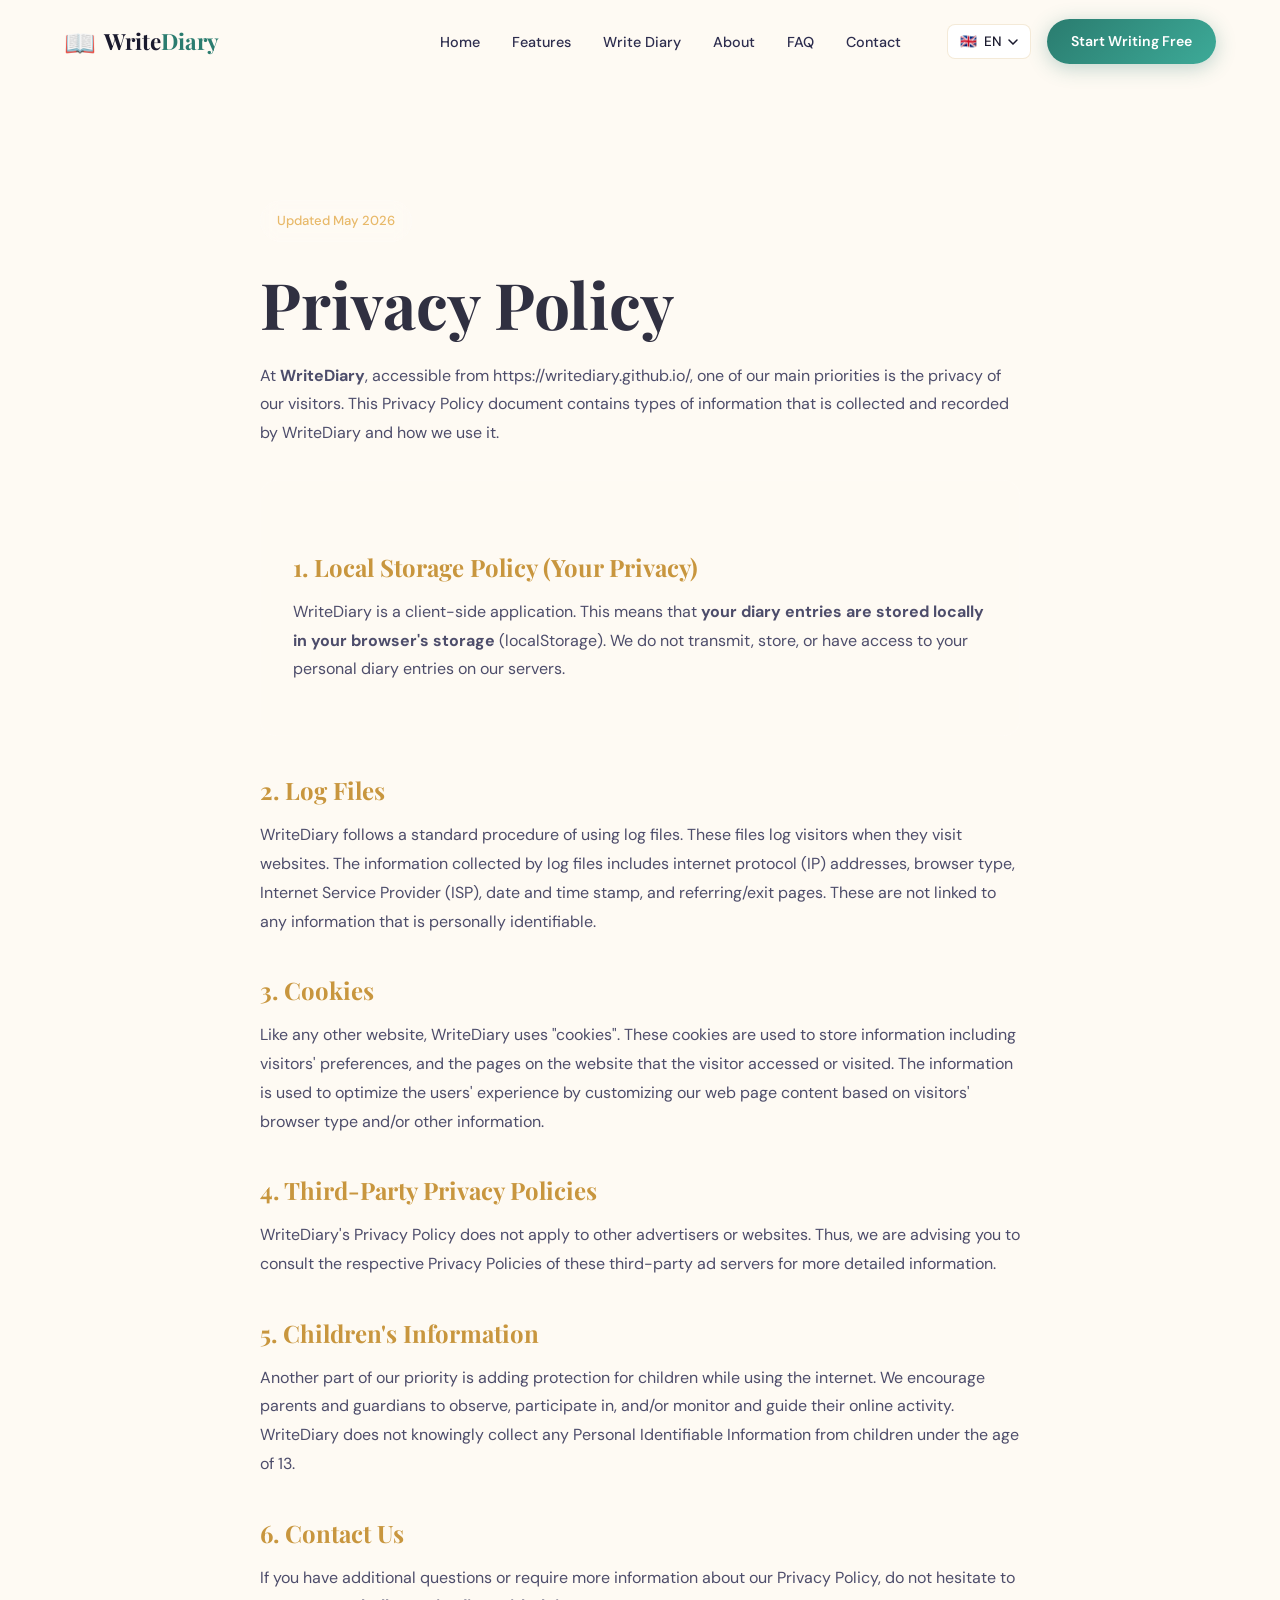
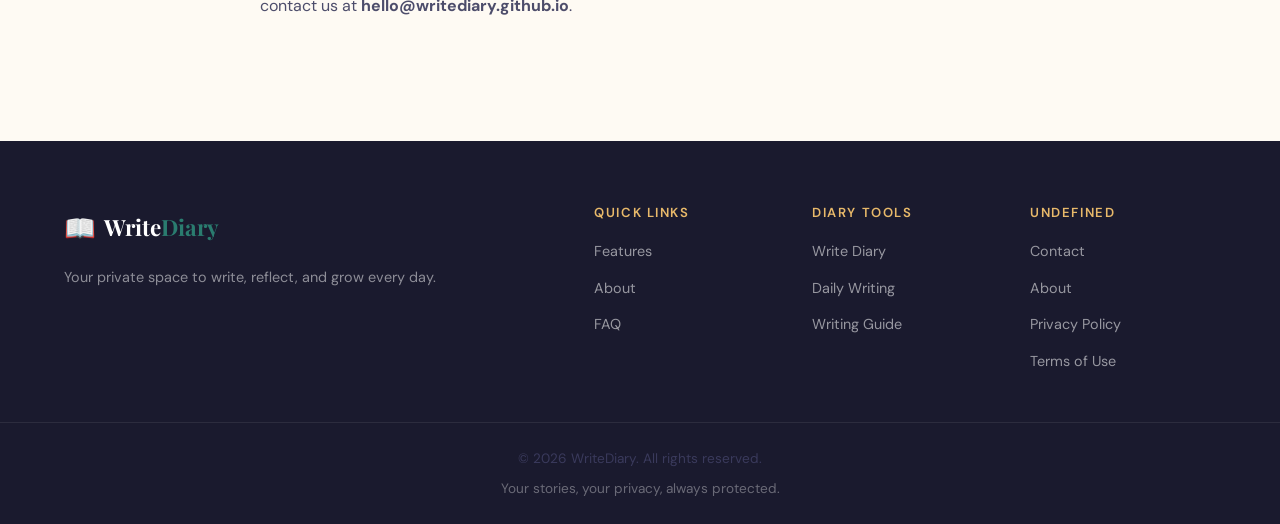
<file: privacy.html>
<!DOCTYPE html>
<html lang="en">
<head>
  
  <meta charset="UTF-8" />
  <meta name="viewport" content="width=device-width, initial-scale=1.0" />
  <title>Privacy Policy – WriteDiary</title>
  <meta name="description" content="Privacy Policy for WriteDiary. Learn how we protect your personal diary entries and data." />
  <link rel="stylesheet" href="css/style.css" />
  <link rel="icon" type="image/png" sizes="32x32" href="/favicon.png">
  <style>
    .legal-content { max-width: 800px; margin: 120px auto; padding: 0 20px; color: var(--text-color); line-height: 1.8; }
    .legal-content h1 { margin-bottom: 1.2rem; opacity: 0.9; }
    .legal-content h2 { font-size: 1.5rem; margin-top: 2.5rem; margin-bottom: 1rem; color: var(--gold); }
    .legal-content p { margin-bottom: 1.2rem; opacity: 0.9; }
    .legal-card { background: rgba(255,255,255,0.03); border: 1px solid rgba(255,255,255,0.1); padding: 2rem; border-radius: 16px; margin-top: 2rem; }
  </style>
</head>
<body>

<header id="site-header"></header>

<div class="page-wrapper">
  <article class="legal-content">
    <div class="hero-badge">Updated May 2026</div>
    <h1>Privacy Policy</h1>
    
    <p>At <strong>WriteDiary</strong>, accessible from https://writediary.github.io/, one of our main priorities is the privacy of our visitors. This Privacy Policy document contains types of information that is collected and recorded by WriteDiary and how we use it.</p>

    <div class="legal-card">
      <h2>1. Local Storage Policy (Your Privacy)</h2>
      <p>WriteDiary is a client-side application. This means that <strong>your diary entries are stored locally in your browser's storage</strong> (localStorage). We do not transmit, store, or have access to your personal diary entries on our servers.</p>
    </div>

    <h2>2. Log Files</h2>
    <p>WriteDiary follows a standard procedure of using log files. These files log visitors when they visit websites. The information collected by log files includes internet protocol (IP) addresses, browser type, Internet Service Provider (ISP), date and time stamp, and referring/exit pages. These are not linked to any information that is personally identifiable.</p>

    <h2>3. Cookies</h2>
    <p>Like any other website, WriteDiary uses "cookies". These cookies are used to store information including visitors' preferences, and the pages on the website that the visitor accessed or visited. The information is used to optimize the users' experience by customizing our web page content based on visitors' browser type and/or other information.</p>

    <h2>4. Third-Party Privacy Policies</h2>
    <p>WriteDiary's Privacy Policy does not apply to other advertisers or websites. Thus, we are advising you to consult the respective Privacy Policies of these third-party ad servers for more detailed information.</p>

    <h2>5. Children's Information</h2>
    <p>Another part of our priority is adding protection for children while using the internet. We encourage parents and guardians to observe, participate in, and/or monitor and guide their online activity. WriteDiary does not knowingly collect any Personal Identifiable Information from children under the age of 13.</p>

    <h2>6. Contact Us</h2>
    <p>If you have additional questions or require more information about our Privacy Policy, do not hesitate to contact us at <strong>hello@writediary.github.io</strong>.</p>
  </article>
</div>

<footer id="site-footer"></footer>

<script src="js/header.js"></script>
<script src="js/footer.js"></script>
</body>
</html>
</file>
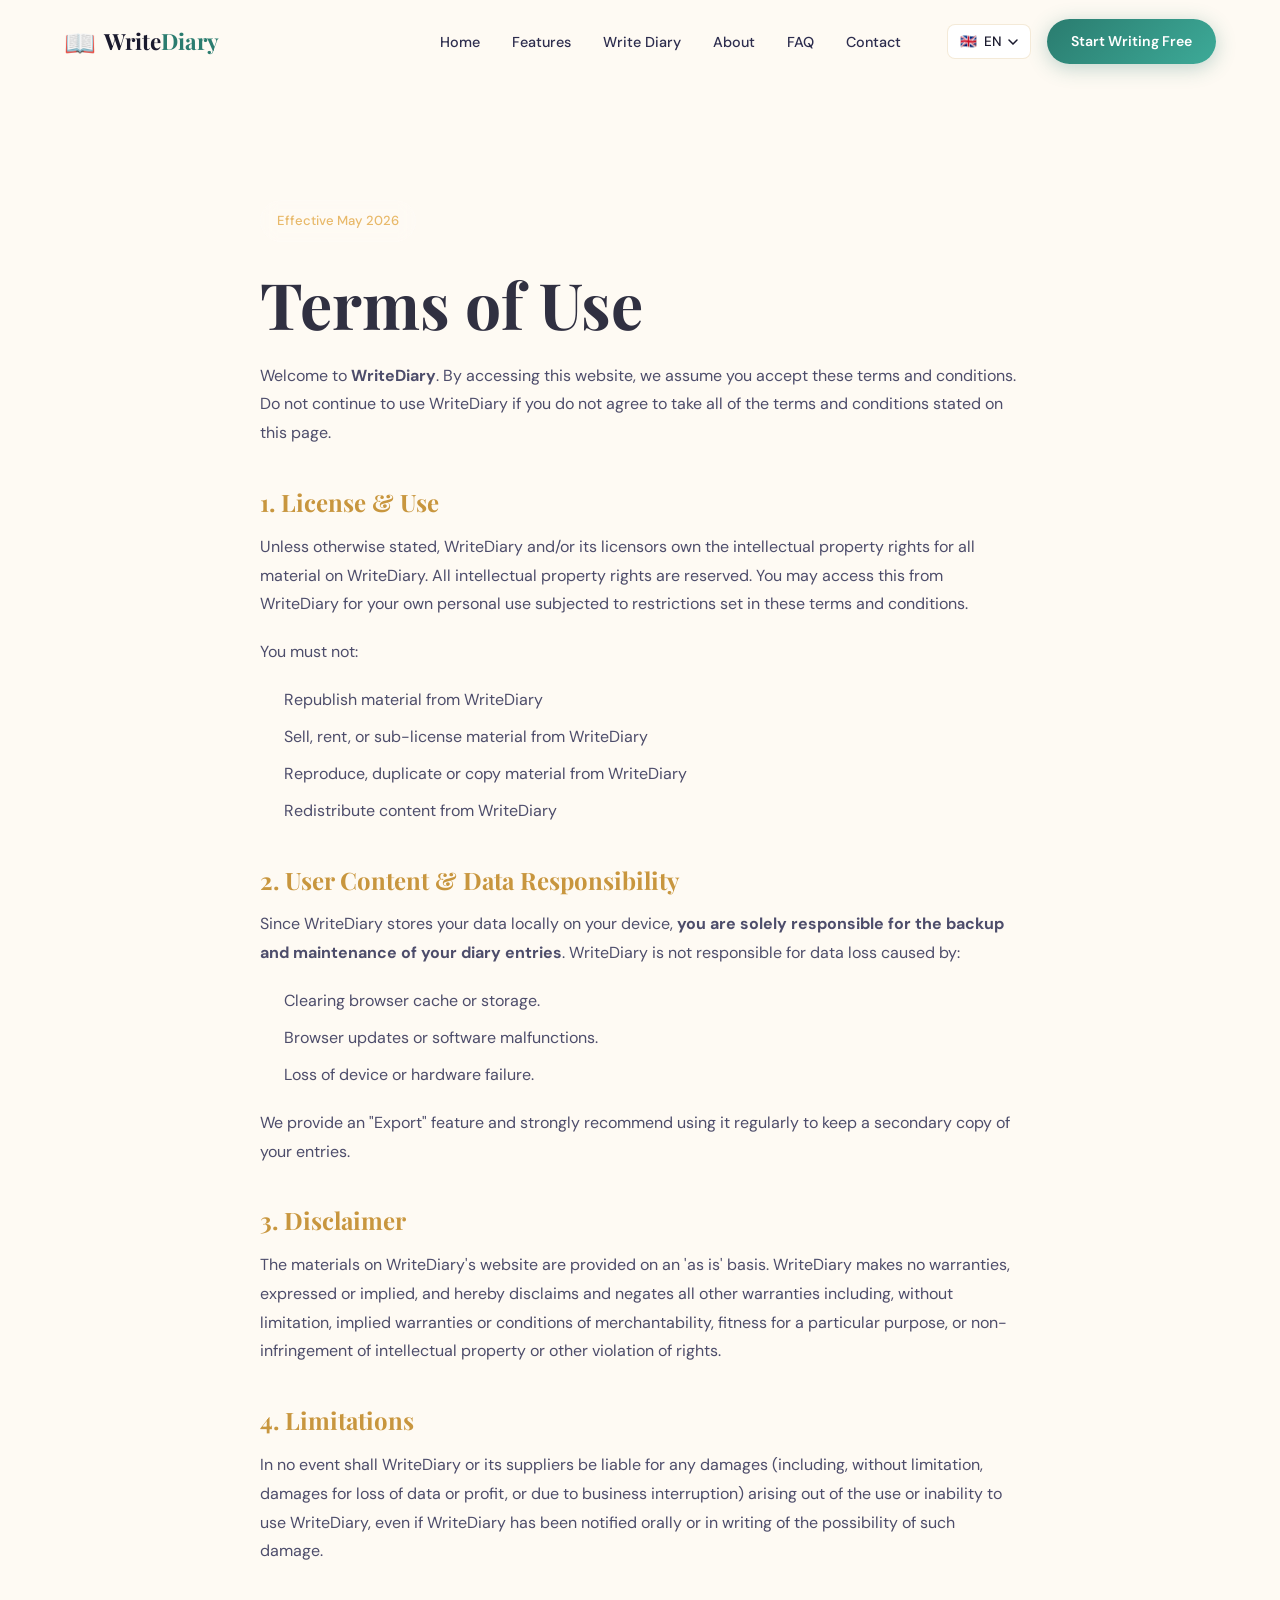
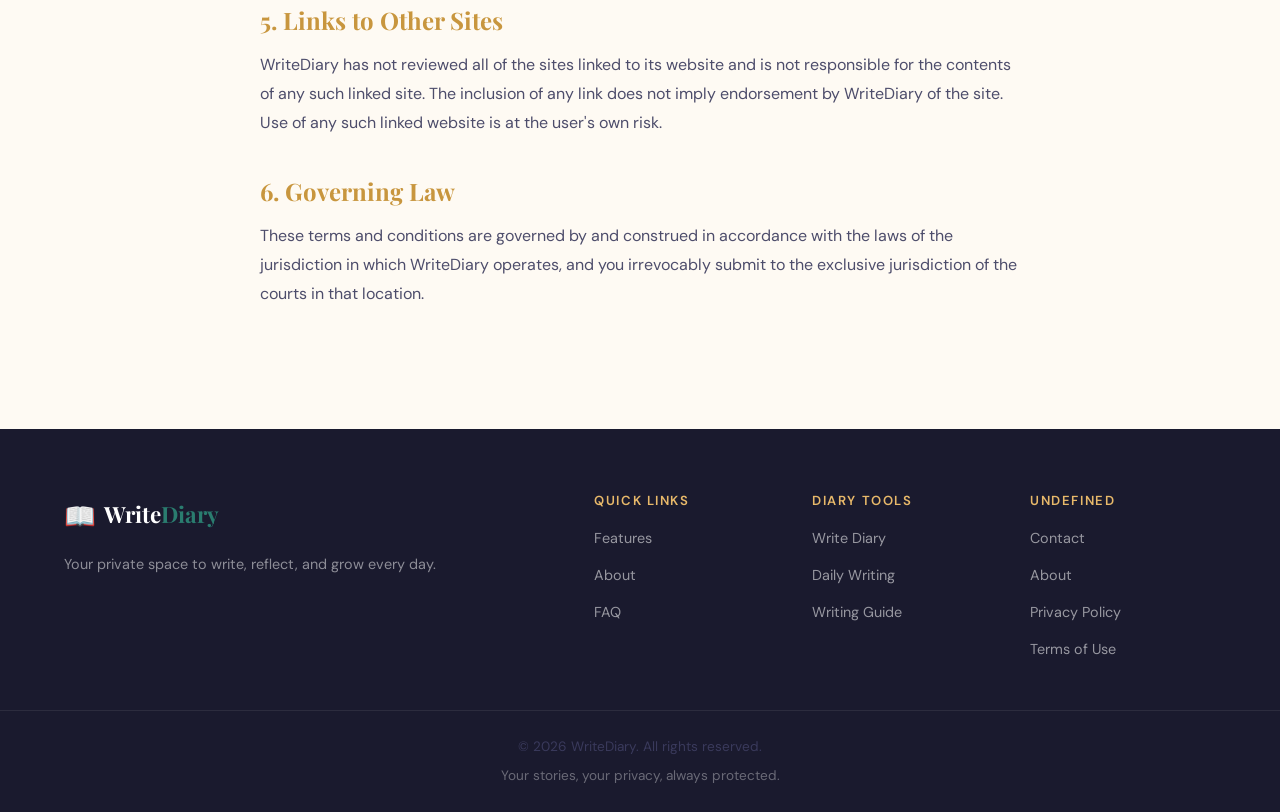
<file: terms.html>
<!DOCTYPE html>
<html lang="en">
<head>
  <meta charset="UTF-8" />
  <meta name="viewport" content="width=device-width, initial-scale=1.0" />
  <title>Terms of Use – WriteDiary</title>
  <meta name="description" content="Terms of Use for WriteDiary online diary writing website." />
  <link rel="stylesheet" href="css/style.css" />
  <link rel="icon" type="image/png" sizes="32x32" href="/favicon.png">
  <style>
    .legal-content { max-width: 800px; margin: 120px auto; padding: 0 20px; color: var(--text-color); line-height: 1.8; }
    .legal-content h1 { margin-bottom: 1.2rem; opacity: 0.9; }
    .legal-content h2 { font-size: 1.5rem; margin-top: 2.5rem; margin-bottom: 1rem; color: var(--gold); }
    .legal-content p { margin-bottom: 1.2rem; opacity: 0.9; }
    .legal-content ul { margin-bottom: 1.2rem; padding-left: 1.5rem; }
    .legal-content li { margin-bottom: 0.5rem; opacity: 0.9; }
  </style>
</head>
<body>

<header id="site-header"></header>

<div class="page-wrapper">
  <article class="legal-content">
    <div class="hero-badge">Effective May 2026</div>
    <h1>Terms of Use</h1>
    
    <p>Welcome to <strong>WriteDiary</strong>. By accessing this website, we assume you accept these terms and conditions. Do not continue to use WriteDiary if you do not agree to take all of the terms and conditions stated on this page.</p>

    <h2>1. License & Use</h2>
    <p>Unless otherwise stated, WriteDiary and/or its licensors own the intellectual property rights for all material on WriteDiary. All intellectual property rights are reserved. You may access this from WriteDiary for your own personal use subjected to restrictions set in these terms and conditions.</p>
    <p>You must not:</p>
    <ul>
      <li>Republish material from WriteDiary</li>
      <li>Sell, rent, or sub-license material from WriteDiary</li>
      <li>Reproduce, duplicate or copy material from WriteDiary</li>
      <li>Redistribute content from WriteDiary</li>
    </ul>

    <h2>2. User Content & Data Responsibility</h2>
    <p>Since WriteDiary stores your data locally on your device, <strong>you are solely responsible for the backup and maintenance of your diary entries</strong>. WriteDiary is not responsible for data loss caused by:</p>
    <ul>
      <li>Clearing browser cache or storage.</li>
      <li>Browser updates or software malfunctions.</li>
      <li>Loss of device or hardware failure.</li>
    </ul>
    <p>We provide an "Export" feature and strongly recommend using it regularly to keep a secondary copy of your entries.</p>

    <h2>3. Disclaimer</h2>
    <p>The materials on WriteDiary's website are provided on an 'as is' basis. WriteDiary makes no warranties, expressed or implied, and hereby disclaims and negates all other warranties including, without limitation, implied warranties or conditions of merchantability, fitness for a particular purpose, or non-infringement of intellectual property or other violation of rights.</p>

    <h2>4. Limitations</h2>
    <p>In no event shall WriteDiary or its suppliers be liable for any damages (including, without limitation, damages for loss of data or profit, or due to business interruption) arising out of the use or inability to use WriteDiary, even if WriteDiary has been notified orally or in writing of the possibility of such damage.</p>

    <h2>5. Links to Other Sites</h2>
    <p>WriteDiary has not reviewed all of the sites linked to its website and is not responsible for the contents of any such linked site. The inclusion of any link does not imply endorsement by WriteDiary of the site. Use of any such linked website is at the user's own risk.</p>

    <h2>6. Governing Law</h2>
    <p>These terms and conditions are governed by and construed in accordance with the laws of the jurisdiction in which WriteDiary operates, and you irrevocably submit to the exclusive jurisdiction of the courts in that location.</p>
  </article>
</div>

<footer id="site-footer"></footer>

<script src="js/header.js"></script>
<script src="js/footer.js"></script>
</body>
</html>
</file>
<file: css/style.css>
/* =============================================
   WriteDiary - Main Stylesheet
   Educational Stylish Theme
   ============================================= */

@import url('https://fonts.googleapis.com/css2?family=Playfair+Display:ital,wght@0,400;0,600;0,700;1,400;1,600&family=DM+Sans:wght@300;400;500;600&family=Caveat:wght@400;600&display=swap');

/* ── CSS Variables ── */
:root {
  --ink: #1a1a2e;
  --ink-soft: #2d2d4e;
  --paper: #fefaf3;
  --paper-warm: #f7f0e3;
  --cream: #f0e6d3;
  --gold: #c8963e;
  --gold-light: #e8b96a;
  --teal: #2a7c6f;
  --teal-light: #3daa98;
  --coral: #e05c5c;
  --lavender: #8b6fc0;
  --white: #ffffff;
  --text-body: #3a3a5c;
  --text-muted: #7a7a9a;
  --border: rgba(200, 150, 62, 0.2);
  --shadow-sm: 0 2px 12px rgba(26,26,46,0.08);
  --shadow-md: 0 8px 32px rgba(26,26,46,0.12);
  --shadow-lg: 0 20px 60px rgba(26,26,46,0.18);
  --radius: 16px;
  --radius-sm: 8px;
  --transition: 0.35s cubic-bezier(0.4, 0, 0.2, 1);
}

/* ── Reset & Base ── */
*, *::before, *::after { box-sizing: border-box; margin: 0; padding: 0; }
html { scroll-behavior: smooth; font-size: 16px; }
body {
  font-family: 'DM Sans', sans-serif;
  background: var(--paper);
  color: var(--text-body);
  line-height: 1.7;
  overflow-x: hidden;
}
img { max-width: 100%; height: auto; display: block; }
a { text-decoration: none; color: inherit; transition: color var(--transition); }
ul { list-style: none; }
button { cursor: pointer; border: none; background: none; font-family: inherit; }

/* ── Typography ── */
h1,h2,h3,h4 { font-family: 'Playfair Display', serif; color: var(--ink); line-height: 1.2; }
h1 { font-size: clamp(2.4rem, 5vw, 4rem); }
h2 { font-size: clamp(1.8rem, 3.5vw, 2.8rem); }
h3 { font-size: clamp(1.2rem, 2.5vw, 1.6rem); }
p { color: var(--text-body); }

.section-label {
  font-family: 'DM Sans', sans-serif;
  font-size: 0.78rem;
  font-weight: 600;
  letter-spacing: 0.18em;
  text-transform: uppercase;
  color: var(--gold);
  display: block;
  margin-bottom: 0.75rem;
}
.section-title { margin-bottom: 1rem; }
.section-subtitle {
  font-size: 1.1rem;
  color: var(--text-muted);
  max-width: 560px;
  margin: 0 auto 3rem;
}
.text-center { text-align: center; }

/* ── Buttons ── */
.btn-primary {
  display: inline-flex; align-items: center; gap: 0.5rem;
  background: linear-gradient(135deg, var(--teal), var(--teal-light));
  color: var(--white);
  padding: 0.85rem 2rem;
  border-radius: 50px;
  font-weight: 600;
  font-size: 0.95rem;
  transition: var(--transition);
  box-shadow: 0 4px 20px rgba(42,124,111,0.3);
  white-space: nowrap;
}
.btn-primary:hover {
  transform: translateY(-2px);
  box-shadow: 0 8px 30px rgba(42,124,111,0.45);
  color: var(--white);
}
.btn-secondary {
  display: inline-flex; align-items: center; gap: 0.5rem;
  background: transparent;
  color: var(--ink);
  padding: 0.85rem 2rem;
  border-radius: 50px;
  font-weight: 600;
  font-size: 0.95rem;
  border: 2px solid var(--border);
  transition: var(--transition);
}
.btn-secondary:hover {
  border-color: var(--teal);
  color: var(--teal);
  transform: translateY(-2px);
}
.btn-gold {
  background: linear-gradient(135deg, var(--gold), var(--gold-light));
  color: var(--white);
  padding: 1rem 2.4rem;
  border-radius: 50px;
  font-weight: 700;
  font-size: 1rem;
  display: inline-flex; align-items: center; gap: 0.6rem;
  box-shadow: 0 6px 24px rgba(200,150,62,0.35);
  transition: var(--transition);
}
.btn-gold:hover { transform: translateY(-3px); box-shadow: 0 10px 35px rgba(200,150,62,0.5); color: var(--white); }

/* ── Navbar ── */
.navbar {
  position: fixed; top: 0; left: 0; right: 0; z-index: 1000;
  padding: 1.2rem 0;
  transition: var(--transition);
  background: transparent;
}
.navbar.scrolled {
  background: rgba(254,250,243,0.95);
  backdrop-filter: blur(20px);
  box-shadow: var(--shadow-sm);
  padding: 0.75rem 0;
}
.nav-container {
  max-width: 1200px;
  margin: 0 auto;
  padding: 0 1.5rem;
  display: flex;
  align-items: center;
  gap: 2rem;
}
.logo {
  display: flex; align-items: center; gap: 0.5rem;
  font-family: 'Playfair Display', serif;
  font-size: 1.4rem;
  font-weight: 700;
  color: var(--ink);
  flex-shrink: 0;
}
.logo-icon { font-size: 1.6rem; }
.logo-accent { color: var(--teal); }
.nav-links {
  display: flex; align-items: center; gap: 0.2rem;
  margin-left: auto;
}
.nav-links a {
  padding: 0.5rem 0.9rem;
  border-radius: var(--radius-sm);
  font-size: 0.9rem;
  font-weight: 500;
  color: var(--ink-soft);
  transition: var(--transition);
}
.nav-links a:hover { color: var(--teal); background: rgba(42,124,111,0.06); }
.nav-actions { display: flex; align-items: center; gap: 1rem; flex-shrink: 0; }
.nav-cta { padding: 0.65rem 1.5rem; font-size: 0.88rem; }
.nav-toggle { display: none; flex-direction: column; gap: 5px; padding: 6px; }
.nav-toggle span {
  display: block; width: 24px; height: 2px;
  background: var(--ink); border-radius: 2px;
  transition: var(--transition);
}
.nav-toggle.active span:nth-child(1) { transform: rotate(45deg) translate(5px,5px); }
.nav-toggle.active span:nth-child(2) { opacity: 0; }
.nav-toggle.active span:nth-child(3) { transform: rotate(-45deg) translate(5px,-5px); }

/* ── Language Selector ── */
.lang-selector { position: relative; }
.lang-btn {
  display: flex; align-items: center; gap: 0.4rem;
  padding: 0.5rem 0.75rem;
  border-radius: var(--radius-sm);
  border: 1px solid var(--border);
  background: var(--white);
  font-size: 0.85rem;
  font-weight: 500;
  color: var(--ink);
  transition: var(--transition);
}
.lang-btn:hover { border-color: var(--teal); color: var(--teal); }
.lang-dropdown {
  position: absolute; top: calc(100% + 8px); right: 0;
  background: var(--white);
  border: 1px solid var(--border);
  border-radius: var(--radius-sm);
  box-shadow: var(--shadow-md);
  min-width: 160px;
  opacity: 0; transform: translateY(-8px);
  pointer-events: none;
  transition: var(--transition);
  overflow: hidden;
}
.lang-dropdown.open { opacity: 1; transform: translateY(0); pointer-events: all; }
.lang-dropdown li {
  padding: 0.6rem 1rem;
  font-size: 0.9rem;
  cursor: pointer;
  transition: background var(--transition);
}
.lang-dropdown li:hover { background: var(--cream); }
.lang-dropdown li[aria-selected="true"] { background: rgba(42,124,111,0.08); color: var(--teal); font-weight: 600; }

/* ── Page Layout ── */
.page-wrapper { padding-top: 80px; }
section { padding: 5rem 0; }
.container { max-width: 1200px; margin: 0 auto; padding: 0 1.5rem; }

/* ── Paper texture lines ── */
.lined-bg {
  background-image: repeating-linear-gradient(
    transparent, transparent 31px,
    rgba(200,150,62,0.1) 31px, rgba(200,150,62,0.1) 32px
  );
  background-size: 100% 32px;
}

/* ── Hero ── */
#home {
  min-height: 100vh;
  background: linear-gradient(160deg, var(--ink) 0%, var(--ink-soft) 60%, #1a2a4a 100%);
  display: flex; align-items: center;
  position: relative;
  overflow: hidden;
  padding-top: 0;
}
.hero-bg-pattern {
  position: absolute; inset: 0; opacity: 0.04;
  background-image: repeating-linear-gradient(
    90deg, var(--white) 0, var(--white) 1px, transparent 0, transparent 50%
  ), repeating-linear-gradient(
    180deg, var(--white) 0, var(--white) 1px, transparent 0, transparent 50%
  );
  background-size: 40px 40px;
}
.hero-glow {
  position: absolute;
  border-radius: 50%;
  filter: blur(80px);
  pointer-events: none;
}
.hero-glow-1 {
  width: 500px; height: 500px;
  background: radial-gradient(circle, rgba(42,124,111,0.3), transparent);
  top: -100px; right: -100px;
  animation: floatGlow 8s ease-in-out infinite;
}
.hero-glow-2 {
  width: 400px; height: 400px;
  background: radial-gradient(circle, rgba(200,150,62,0.2), transparent);
  bottom: -100px; left: -50px;
  animation: floatGlow 10s ease-in-out infinite reverse;
}
@keyframes floatGlow {
  0%,100% { transform: translate(0,0); }
  50% { transform: translate(30px,-30px); }
}
.hero-content {
  position: relative; z-index: 1;
  display: grid; grid-template-columns: 1fr 1fr;
  align-items: center; gap: 4rem;
  max-width: 1200px; margin: 0 auto; padding: 0 1.5rem;
  width: 100%;
}
.hero-text { color: var(--white); }
.hero-badge {
  display: inline-flex; align-items: center; gap: 0.5rem;
  background: rgba(255,255,255,0.08);
  border: 1px solid rgba(255,255,255,0.15);
  padding: 0.5rem 1rem;
  border-radius: 50px;
  font-size: 0.82rem;
  font-weight: 500;
  color: var(--gold-light);
  margin-bottom: 1.5rem;
  backdrop-filter: blur(8px);
  animation: fadeInUp 0.8s ease both;
}
.hero-title {
  color: var(--white);
  margin-bottom: 1.2rem;
  animation: fadeInUp 0.8s ease 0.1s both;
}
.hero-title em {
  font-style: italic;
  color: var(--gold-light);
  font-family: 'Caveat', cursive;
  font-size: 1.1em;
}
.hero-subtitle {
  font-size: 1.1rem;
  color: rgba(255,255,255,0.7);
  margin-bottom: 2.5rem;
  max-width: 480px;
  animation: fadeInUp 0.8s ease 0.2s both;
}
.hero-cta {
  display: flex; gap: 1rem; flex-wrap: wrap;
  animation: fadeInUp 0.8s ease 0.3s both;
}
.hero-stats {
  display: flex; gap: 2rem; margin-top: 3rem;
  animation: fadeInUp 0.8s ease 0.4s both;
}
.hero-stat-num {
  font-family: 'Playfair Display', serif;
  font-size: 1.8rem; font-weight: 700;
  color: var(--gold-light);
}
.hero-stat-label { font-size: 0.82rem; color: rgba(255,255,255,0.55); }

/* ── Diary Mockup ── */
.hero-mockup {
  animation: fadeInRight 1s ease 0.3s both;
}
.diary-book {
  background: var(--paper);
  border-radius: 4px 20px 20px 4px;
  box-shadow: -8px 0 0 var(--gold), var(--shadow-lg), 0 0 0 1px rgba(200,150,62,0.3);
  padding: 2.5rem;
  position: relative;
  min-height: 420px;
  display: flex; flex-direction: column;
  overflow: hidden;
}
.diary-book::before {
  content: '';
  position: absolute; left: 0; top: 0; bottom: 0; width: 8px;
  background: linear-gradient(135deg, var(--gold), var(--gold-light));
  border-radius: 4px 0 0 4px;
}
.diary-header {
  display: flex; justify-content: space-between; align-items: center;
  margin-bottom: 1.5rem; padding-bottom: 1rem;
  border-bottom: 1px solid var(--border);
}
.diary-date {
  font-family: 'Caveat', cursive;
  font-size: 1.1rem; color: var(--gold);
}
.diary-mood { font-size: 1.4rem; }
.diary-body { flex: 1; }
.diary-title-input {
  font-family: 'Playfair Display', serif;
  font-size: 1.3rem; font-weight: 600;
  color: var(--ink); margin-bottom: 1rem;
  border: none; background: none; width: 100%;
  outline: none;
}
.diary-lines {
  display: flex; flex-direction: column; gap: 0.6rem;
}
.diary-line {
  height: 1px;
  background: rgba(200,150,62,0.2);
  position: relative;
}
.diary-line.has-text::after {
  content: attr(data-text);
  position: absolute; top: -10px; left: 0;
  font-family: 'Caveat', cursive;
  font-size: 1rem; color: var(--text-body);
  white-space: nowrap;
}
.diary-cursor {
  display: inline-block; width: 2px; height: 1.2em;
  background: var(--teal); vertical-align: text-bottom;
  animation: blink 1s step-end infinite; margin-left: 2px;
}
@keyframes blink { 50% { opacity: 0; } }
.diary-footer {
  display: flex; justify-content: space-between; align-items: center;
  margin-top: 1.5rem; padding-top: 1rem;
  border-top: 1px solid var(--border);
}
.diary-wc { font-size: 0.8rem; color: var(--text-muted); }
.diary-save {
  background: linear-gradient(135deg, var(--teal), var(--teal-light));
  color: var(--white); padding: 0.5rem 1.2rem;
  border-radius: 50px; font-size: 0.85rem; font-weight: 600;
}

/* ── Animations ── */
@keyframes fadeInUp {
  from { opacity: 0; transform: translateY(30px); }
  to { opacity: 1; transform: translateY(0); }
}
@keyframes fadeInRight {
  from { opacity: 0; transform: translateX(40px); }
  to { opacity: 1; transform: translateX(0); }
}
.reveal {
  opacity: 0; transform: translateY(30px);
  transition: opacity 0.7s ease, transform 0.7s ease;
}
.reveal.visible { opacity: 1; transform: translateY(0); }
.reveal-delay-1 { transition-delay: 0.1s; }
.reveal-delay-2 { transition-delay: 0.2s; }
.reveal-delay-3 { transition-delay: 0.3s; }
.reveal-delay-4 { transition-delay: 0.4s; }

/* ── Features Section ── */
#features {
  background: var(--white);
}
.features-grid {
  display: grid;
  grid-template-columns: repeat(auto-fit, minmax(300px, 1fr));
  gap: 1.5rem;
  margin-top: 1rem;
}
.feature-card {
  background: var(--paper);
  border: 1px solid var(--border);
  border-radius: var(--radius);
  padding: 2rem;
  transition: var(--transition);
  position: relative;
  overflow: hidden;
}
.feature-card::before {
  content: '';
  position: absolute; top: 0; left: 0; right: 0; height: 3px;
  background: linear-gradient(90deg, var(--teal), var(--gold));
  transform: scaleX(0); transform-origin: left;
  transition: var(--transition);
}
.feature-card:hover {
  transform: translateY(-6px);
  box-shadow: var(--shadow-md);
  border-color: transparent;
}
.feature-card:hover::before { transform: scaleX(1); }
.feature-icon {
  width: 56px; height: 56px;
  background: linear-gradient(135deg, rgba(42,124,111,0.12), rgba(42,124,111,0.06));
  border-radius: var(--radius-sm);
  display: flex; align-items: center; justify-content: center;
  font-size: 1.6rem;
  margin-bottom: 1.2rem;
}
.feature-card h3 { margin-bottom: 0.5rem; font-size: 1.15rem; }
.feature-card p { font-size: 0.92rem; color: var(--text-muted); line-height: 1.6; }

/* ── How It Works ── */
#how-it-works { background: var(--paper-warm); }
.steps-grid {
  display: grid;
  grid-template-columns: repeat(auto-fit, minmax(220px, 1fr));
  gap: 2rem;
  position: relative;
}
.steps-grid::before {
  content: '';
  position: absolute; top: 40px; left: 10%; right: 10%;
  height: 2px;
  background: linear-gradient(90deg, var(--teal), var(--gold));
  z-index: 0;
}
.step-card {
  text-align: center;
  position: relative; z-index: 1;
  background: var(--white);
  border-radius: var(--radius);
  padding: 2rem 1.5rem;
  box-shadow: var(--shadow-sm);
  transition: var(--transition);
}
.step-card:hover { transform: translateY(-6px); box-shadow: var(--shadow-md); }
.step-num {
  width: 60px; height: 60px;
  background: linear-gradient(135deg, var(--teal), var(--teal-light));
  color: var(--white);
  border-radius: 50%;
  display: flex; align-items: center; justify-content: center;
  font-family: 'Playfair Display', serif;
  font-size: 1.4rem; font-weight: 700;
  margin: 0 auto 1.2rem;
  box-shadow: 0 4px 16px rgba(42,124,111,0.3);
}
.step-card h3 { margin-bottom: 0.5rem; font-size: 1.1rem; }
.step-card p { font-size: 0.9rem; color: var(--text-muted); }

/* ── About / Why Diary Section ── */
#about {
  background: var(--white);
}
.about-grid {
  display: grid;
  grid-template-columns: 1fr 1fr;
  gap: 5rem;
  align-items: center;
}
.about-visual {
  background: linear-gradient(135deg, var(--ink), var(--ink-soft));
  border-radius: var(--radius);
  padding: 3rem 2.5rem;
  color: var(--white);
  position: relative;
  overflow: hidden;
}
.about-quote {
  font-family: 'Caveat', cursive;
  font-size: 1.8rem;
  line-height: 1.5;
  color: var(--gold-light);
  position: relative; z-index: 1;
}
.about-quote-mark {
  font-family: 'Playfair Display', serif;
  font-size: 8rem;
  color: rgba(200,150,62,0.2);
  position: absolute; top: -1rem; left: 1rem;
  line-height: 1;
}
.about-author {
  margin-top: 1.5rem;
  font-size: 0.85rem;
  color: rgba(255,255,255,0.5);
  position: relative; z-index: 1;
}
.about-text p { margin-bottom: 1.2rem; color: var(--text-body); line-height: 1.8; }
.about-benefits {
  display: flex; flex-direction: column; gap: 0.75rem;
  margin-top: 1.5rem;
}
.about-benefit {
  display: flex; align-items: flex-start; gap: 0.75rem;
  font-size: 0.95rem;
}
.benefit-check {
  width: 22px; height: 22px; flex-shrink: 0;
  background: linear-gradient(135deg, var(--teal), var(--teal-light));
  border-radius: 50%;
  display: flex; align-items: center; justify-content: center;
  color: var(--white); font-size: 0.7rem; font-weight: 700;
  margin-top: 2px;
}

/* ── Daily Diary Tips ── */
#guide {
  background: linear-gradient(135deg, var(--ink) 0%, #1e2d4a 100%);
  color: var(--white);
  position: relative; overflow: hidden;
}
#guide .section-label { color: var(--gold-light); }
#guide .section-title { color: var(--white); }
#guide .section-subtitle { color: rgba(255,255,255,0.6); }
.tips-grid {
  display: grid;
  grid-template-columns: repeat(auto-fit, minmax(240px, 1fr));
  gap: 1.5rem;
}
.tip-card {
  background: rgba(255,255,255,0.05);
  border: 1px solid rgba(255,255,255,0.1);
  border-radius: var(--radius);
  padding: 2rem;
  backdrop-filter: blur(10px);
  transition: var(--transition);
}
.tip-card:hover {
  background: rgba(255,255,255,0.1);
  border-color: rgba(200,150,62,0.4);
  transform: translateY(-4px);
}
.tip-num {
  font-family: 'Playfair Display', serif;
  font-size: 2.5rem; font-weight: 700;
  color: var(--gold); opacity: 0.5;
  margin-bottom: 0.5rem; line-height: 1;
}
.tip-card h3 { color: var(--white); margin-bottom: 0.5rem; font-size: 1rem; }
.tip-card p { color: rgba(255,255,255,0.6); font-size: 0.88rem; }

/* ── Languages Section ── */
#languages { background: var(--paper-warm); }
.lang-grid {
  display: grid;
  grid-template-columns: repeat(auto-fit, minmax(200px, 1fr));
  gap: 1.5rem;
  margin-top: 1rem;
}
.lang-card {
  background: var(--white);
  border-radius: var(--radius);
  padding: 2rem;
  text-align: center;
  border: 2px solid transparent;
  box-shadow: var(--shadow-sm);
  transition: var(--transition);
}
.lang-card:hover {
  border-color: var(--teal);
  transform: translateY(-4px);
  box-shadow: var(--shadow-md);
}
.lang-flag-big { font-size: 3.5rem; margin-bottom: 0.75rem; }
.lang-card h3 { font-size: 1.1rem; margin-bottom: 0.25rem; }
.lang-card p { font-size: 0.85rem; color: var(--text-muted); }

/* ── FAQ ── */
#faq { background: var(--white); }
.faq-grid { max-width: 760px; margin: 0 auto; display: flex; flex-direction: column; gap: 1rem; }
.faq-item {
  background: var(--paper);
  border: 1px solid var(--border);
  border-radius: var(--radius-sm);
  overflow: hidden;
  transition: var(--transition);
}
.faq-item.open { border-color: var(--teal); }
.faq-question {
  width: 100%; padding: 1.25rem 1.5rem;
  display: flex; justify-content: space-between; align-items: center;
  text-align: left;
  font-family: 'Playfair Display', serif;
  font-size: 1rem; font-weight: 600;
  color: var(--ink);
  transition: var(--transition);
}
.faq-question:hover { color: var(--teal); }
.faq-icon {
  width: 28px; height: 28px; flex-shrink: 0;
  border-radius: 50%;
  background: rgba(42,124,111,0.1);
  color: var(--teal);
  display: flex; align-items: center; justify-content: center;
  font-size: 1.2rem; transition: var(--transition);
}
.faq-item.open .faq-icon { background: var(--teal); color: var(--white); transform: rotate(45deg); }
.faq-answer {
  max-height: 0; overflow: hidden;
  transition: max-height 0.4s ease, padding 0.3s ease;
}
.faq-answer p {
  padding: 0 1.5rem 1.25rem;
  font-size: 0.93rem; color: var(--text-muted); line-height: 1.7;
}
.faq-item.open .faq-answer { max-height: 300px; }

/* ── CTA Banner ── */
#cta-banner {
  background: linear-gradient(135deg, var(--teal) 0%, var(--teal-light) 50%, #1a8f7f 100%);
  padding: 5rem 0;
  text-align: center;
}
#cta-banner h2 { color: var(--white); }
#cta-banner p { color: rgba(255,255,255,0.8); font-size: 1.1rem; margin: 1rem auto 2.5rem; max-width: 500px; }

/* ── Contact ── */
#contact { background: var(--paper-warm); }
.contact-grid {
  display: grid; grid-template-columns: 1fr 1.4fr; gap: 4rem; align-items: start;
}
.contact-info h3 { margin-bottom: 1rem; }
.contact-info p { color: var(--text-muted); margin-bottom: 1.5rem; }
.contact-items { display: flex; flex-direction: column; gap: 1rem; }
.contact-item {
  display: flex; align-items: center; gap: 0.75rem;
  font-size: 0.95rem; color: var(--text-body);
}
.contact-item-icon {
  width: 40px; height: 40px; flex-shrink: 0;
  background: linear-gradient(135deg, var(--teal), var(--teal-light));
  border-radius: var(--radius-sm);
  display: flex; align-items: center; justify-content: center;
  font-size: 1.1rem;
}
.contact-form { display: flex; flex-direction: column; gap: 1.2rem; }
.form-group { display: flex; flex-direction: column; gap: 0.4rem; }
.form-group label { font-size: 0.85rem; font-weight: 600; color: var(--ink-soft); }
.form-group input,
.form-group textarea,
.form-group select {
  background: var(--white);
  border: 1.5px solid var(--border);
  border-radius: var(--radius-sm);
  padding: 0.8rem 1rem;
  font-family: inherit; font-size: 0.93rem; color: var(--ink);
  transition: var(--transition); outline: none;
}
.form-group input:focus,
.form-group textarea:focus,
.form-group select:focus {
  border-color: var(--teal);
  box-shadow: 0 0 0 3px rgba(42,124,111,0.1);
}
.form-group textarea { resize: vertical; min-height: 120px; }
.form-success {
  background: rgba(42,124,111,0.1);
  color: var(--teal); border-radius: var(--radius-sm);
  padding: 1rem; text-align: center; font-weight: 600;
  display: none;
}
.form-success.show { display: block; }

/* ── Keywords/SEO Content Section ── */
#why-diary { background: var(--white); }
.content-cols {
  display: grid; grid-template-columns: 1fr 1fr; gap: 3rem;
}
.content-col h3 { margin-bottom: 0.75rem; color: var(--teal); font-size: 1.1rem; }
.content-col p { font-size: 0.95rem; color: var(--text-muted); line-height: 1.8; margin-bottom: 1rem; }

/* ── Footer ── */
#site-footer {
  background: var(--ink);
  color: rgba(255,255,255,0.7);
  padding: 4rem 0 0;
}
.footer-body {
  max-width: 1200px; margin: 0 auto; padding: 0 1.5rem 3rem;
  display: grid; grid-template-columns: 1.5fr 2fr; gap: 4rem;
}
.footer-brand .logo { color: var(--white); margin-bottom: 1rem; }
.footer-tagline { font-size: 0.9rem; color: rgba(255,255,255,0.5); line-height: 1.7; margin-bottom: 1.5rem; }
.footer-social { display: flex; gap: 0.75rem; }
.social-link {
  width: 36px; height: 36px;
  background: rgba(255,255,255,0.08);
  border-radius: var(--radius-sm);
  display: flex; align-items: center; justify-content: center;
  color: rgba(255,255,255,0.6);
  transition: var(--transition);
}
.social-link:hover { background: var(--teal); color: var(--white); transform: translateY(-3px); }
.footer-links { display: grid; grid-template-columns: repeat(3, 1fr); gap: 2rem; }
.footer-col h3 {
  font-family: 'DM Sans', sans-serif;
  font-size: 0.82rem; font-weight: 600;
  letter-spacing: 0.12em; text-transform: uppercase;
  color: var(--gold-light); margin-bottom: 1rem;
}
.footer-col ul { display: flex; flex-direction: column; gap: 0.6rem; }
.footer-col a {
  font-size: 0.9rem; color: rgba(255,255,255,0.55);
  transition: var(--transition);
}
.footer-col a:hover { color: var(--white); padding-left: 4px; }
.footer-bottom {
  border-top: 1px solid rgba(255,255,255,0.08);
  padding: 1.5rem;
  display: flex; justify-content: center; flex-direction: column;
  align-items: center; gap: 0.4rem;
  text-align: center;
}
.footer-bottom p { font-size: 0.85rem; }
.footer-rights { font-size: 0.78rem; color: rgba(255,255,255,0.35); }

/* ── App Page ── */
.app-layout {
  display: grid;
  grid-template-columns: 280px 1fr;
  min-height: calc(100vh - 80px);
}
.sidebar {
  background: var(--ink);
  padding: 1.5rem;
  display: flex; flex-direction: column; gap: 1rem;
  height: calc(100vh - 80px);
  position: sticky; top: 80px;
  overflow-y: auto;
}
.sidebar-header {
  display: flex; justify-content: space-between; align-items: center;
  padding-bottom: 1rem;
  border-bottom: 1px solid rgba(255,255,255,0.08);
}
.sidebar-title {
  color: var(--white);
  font-family: 'Playfair Display', serif;
  font-size: 1rem;
}
.btn-new-entry {
  background: linear-gradient(135deg, var(--teal), var(--teal-light));
  color: var(--white);
  padding: 0.5rem 1rem;
  border-radius: 50px;
  font-size: 0.82rem; font-weight: 600;
  transition: var(--transition);
}
.btn-new-entry:hover { transform: scale(1.05); }
.entry-list { display: flex; flex-direction: column; gap: 0.5rem; flex: 1; overflow-y: auto; }
.entry-item {
  background: rgba(255,255,255,0.05);
  border-radius: var(--radius-sm);
  padding: 0.75rem 1rem;
  cursor: pointer;
  border: 1px solid transparent;
  transition: var(--transition);
}
.entry-item:hover, .entry-item.active {
  background: rgba(255,255,255,0.1);
  border-color: rgba(42,124,111,0.4);
}
.entry-item-date { font-size: 0.72rem; color: var(--gold-light); margin-bottom: 0.25rem; }
.entry-item-title { color: var(--white); font-size: 0.88rem; font-weight: 500; }
.entry-item-preview { font-size: 0.78rem; color: rgba(255,255,255,0.4); margin-top: 0.2rem; white-space: nowrap; overflow: hidden; text-overflow: ellipsis; }
.no-entries {
  color: rgba(255,255,255,0.3);
  font-size: 0.85rem;
  text-align: center;
  padding: 2rem 1rem;
  font-style: italic;
}
.editor-area {
  background: var(--paper);
  display: flex; flex-direction: column;
}
.editor-toolbar {
  background: var(--white);
  border-bottom: 1px solid var(--border);
  padding: 1rem 2rem;
  display: flex; align-items: center; gap: 0.5rem; flex-wrap: wrap;
}
.toolbar-group {
  display: flex; align-items: center; gap: 0.25rem;
  padding-right: 0.75rem;
  border-right: 1px solid var(--border);
}
.toolbar-group:last-child { border-right: none; margin-left: auto; }
.toolbar-btn {
  width: 34px; height: 34px;
  border-radius: var(--radius-sm);
  display: flex; align-items: center; justify-content: center;
  font-size: 0.85rem; color: var(--text-muted);
  transition: var(--transition);
  font-weight: 600;
}
.toolbar-btn:hover { background: var(--cream); color: var(--ink); }
.toolbar-btn.active { background: var(--teal); color: var(--white); }
.mood-selector { display: flex; gap: 0.35rem; }
.mood-btn {
  font-size: 1.2rem; width: 34px; height: 34px;
  border-radius: var(--radius-sm);
  display: flex; align-items: center; justify-content: center;
  transition: var(--transition); opacity: 0.5;
}
.mood-btn:hover, .mood-btn.active { opacity: 1; background: var(--cream); transform: scale(1.2); }
.editor-main {
  flex: 1; padding: 2.5rem;
  lined-bg: true;
  background-image: repeating-linear-gradient(transparent, transparent 31px, rgba(200,150,62,0.1) 31px, rgba(200,150,62,0.1) 32px);
  background-size: 100% 32px;
}
#entryTitle {
  font-family: 'Playfair Display', serif;
  font-size: 2rem; font-weight: 700;
  color: var(--ink);
  border: none; background: none; outline: none;
  width: 100%; margin-bottom: 0.5rem;
}
#entryTitle::placeholder { color: rgba(26,26,46,0.25); }
.entry-meta {
  display: flex; align-items: center; gap: 1rem;
  margin-bottom: 2rem;
  font-size: 0.85rem; color: var(--text-muted);
}
.entry-meta-date { color: var(--gold); font-family: 'Caveat', cursive; font-size: 1rem; }
#entryContent {
  font-family: 'DM Sans', sans-serif;
  font-size: 1rem; line-height: 2; color: var(--ink);
  border: none; background: none; outline: none;
  width: 100%; min-height: 400px; resize: none;
}
#entryContent::placeholder { color: rgba(26,26,46,0.25); font-style: italic; }
.editor-statusbar {
  padding: 0.75rem 2rem;
  background: var(--white);
  border-top: 1px solid var(--border);
  display: flex; justify-content: space-between; align-items: center;
  font-size: 0.82rem; color: var(--text-muted);
}
.save-status { color: var(--teal); font-weight: 600; }

/* ── Responsive ── */
@media (max-width: 1024px) {
  .hero-content { grid-template-columns: 1fr; gap: 3rem; }
  .hero-mockup { max-width: 480px; margin: 0 auto; }
  .about-grid { grid-template-columns: 1fr; }
  .contact-grid { grid-template-columns: 1fr; }
  .footer-body { grid-template-columns: 1fr; gap: 2rem; }
  .app-layout { grid-template-columns: 1fr; }
  .sidebar { height: auto; position: relative; top: 0; }
  .content-cols { grid-template-columns: 1fr; }
}
@media (max-width: 768px) {
  .nav-links {
    position: fixed; top: 70px; left: 0; right: 0;
    background: var(--white); flex-direction: column;
    padding: 1rem; gap: 0.25rem;
    box-shadow: var(--shadow-md);
    transform: translateY(-120%); opacity: 0;
    transition: var(--transition); z-index: 999;
  }
  .nav-links.open { transform: translateY(0); opacity: 1; }
  .nav-toggle { display: flex; }
  .nav-actions .btn-primary { display: none; }
  .steps-grid::before { display: none; }
  .footer-links { grid-template-columns: 1fr 1fr; }
  .hero-stats { gap: 1.5rem; }
  section { padding: 3.5rem 0; }
  .editor-toolbar { padding: 0.75rem 1rem; }
  .editor-main { padding: 1.5rem; }
}
@media (max-width: 480px) {
  .footer-links { grid-template-columns: 1fr; }
  .hero-cta { flex-direction: column; align-items: flex-start; }
  .lang-grid { grid-template-columns: 1fr 1fr; }
}
</file>
